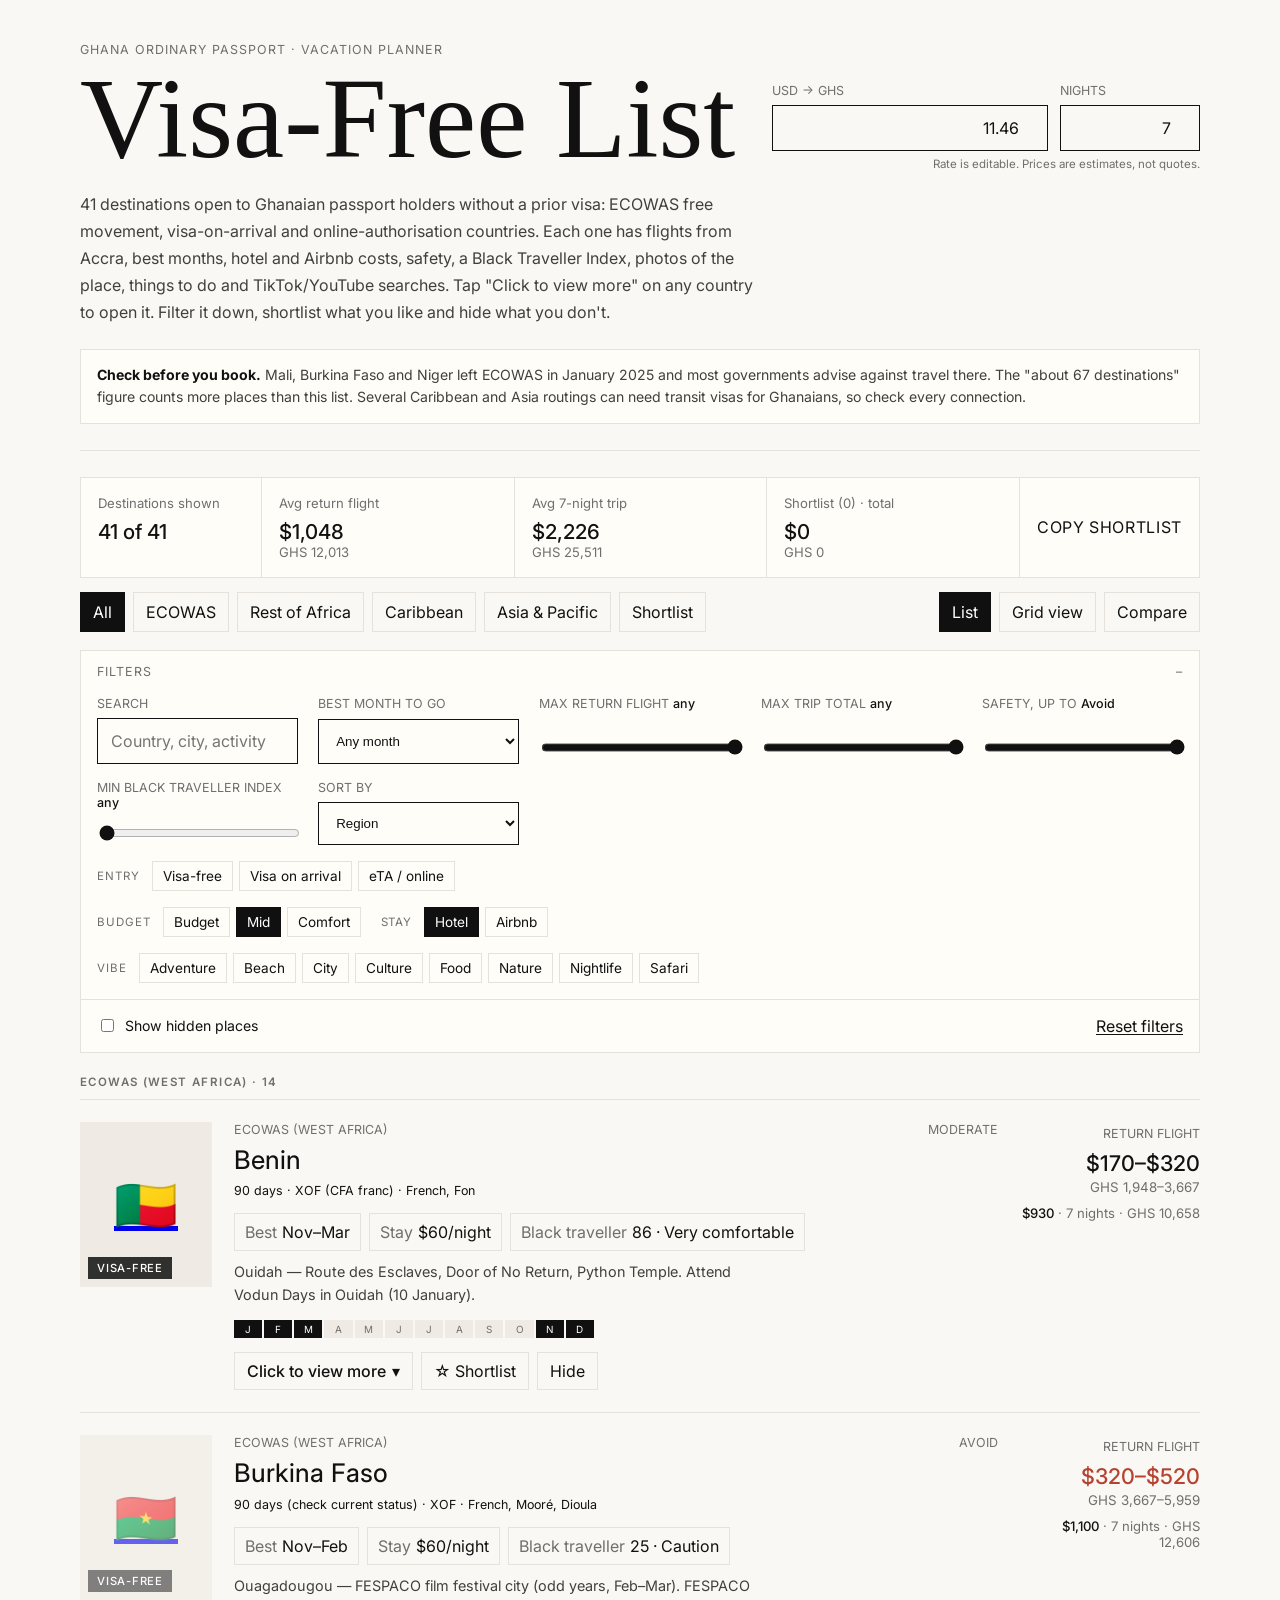
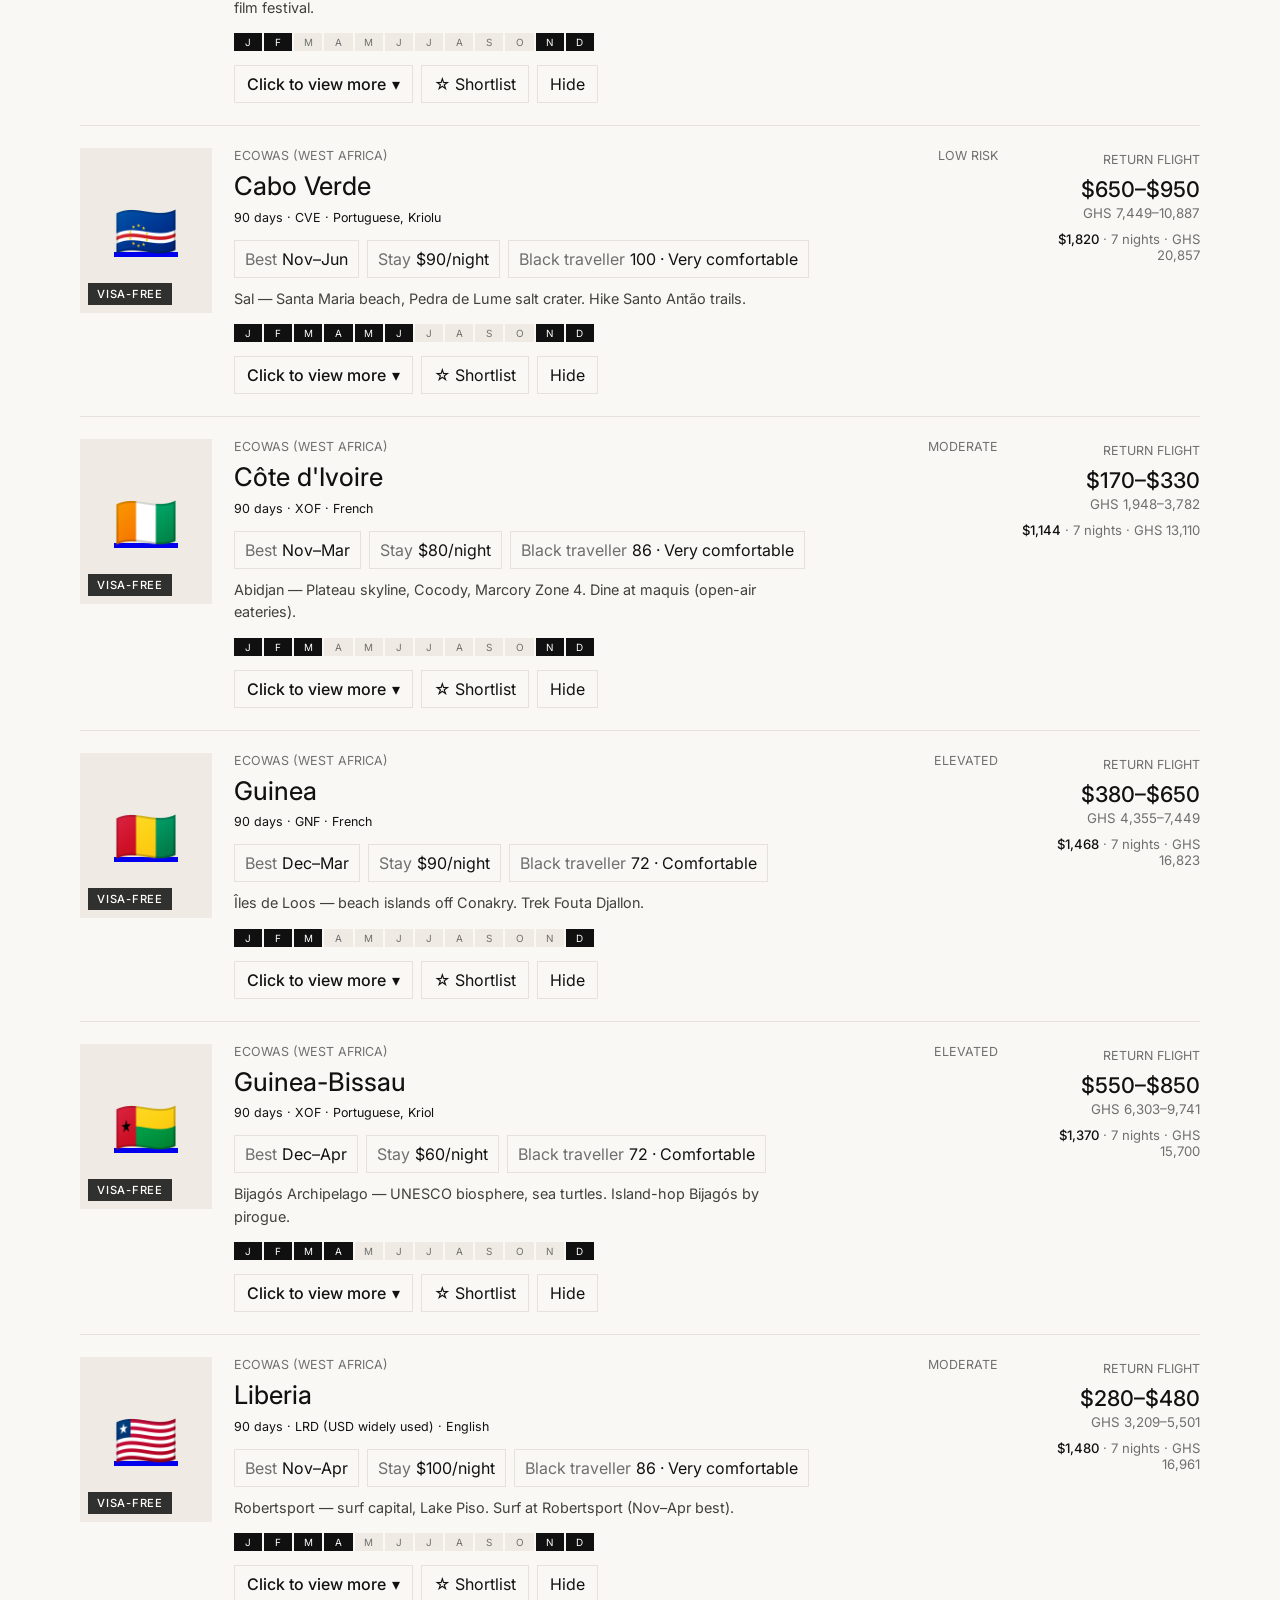
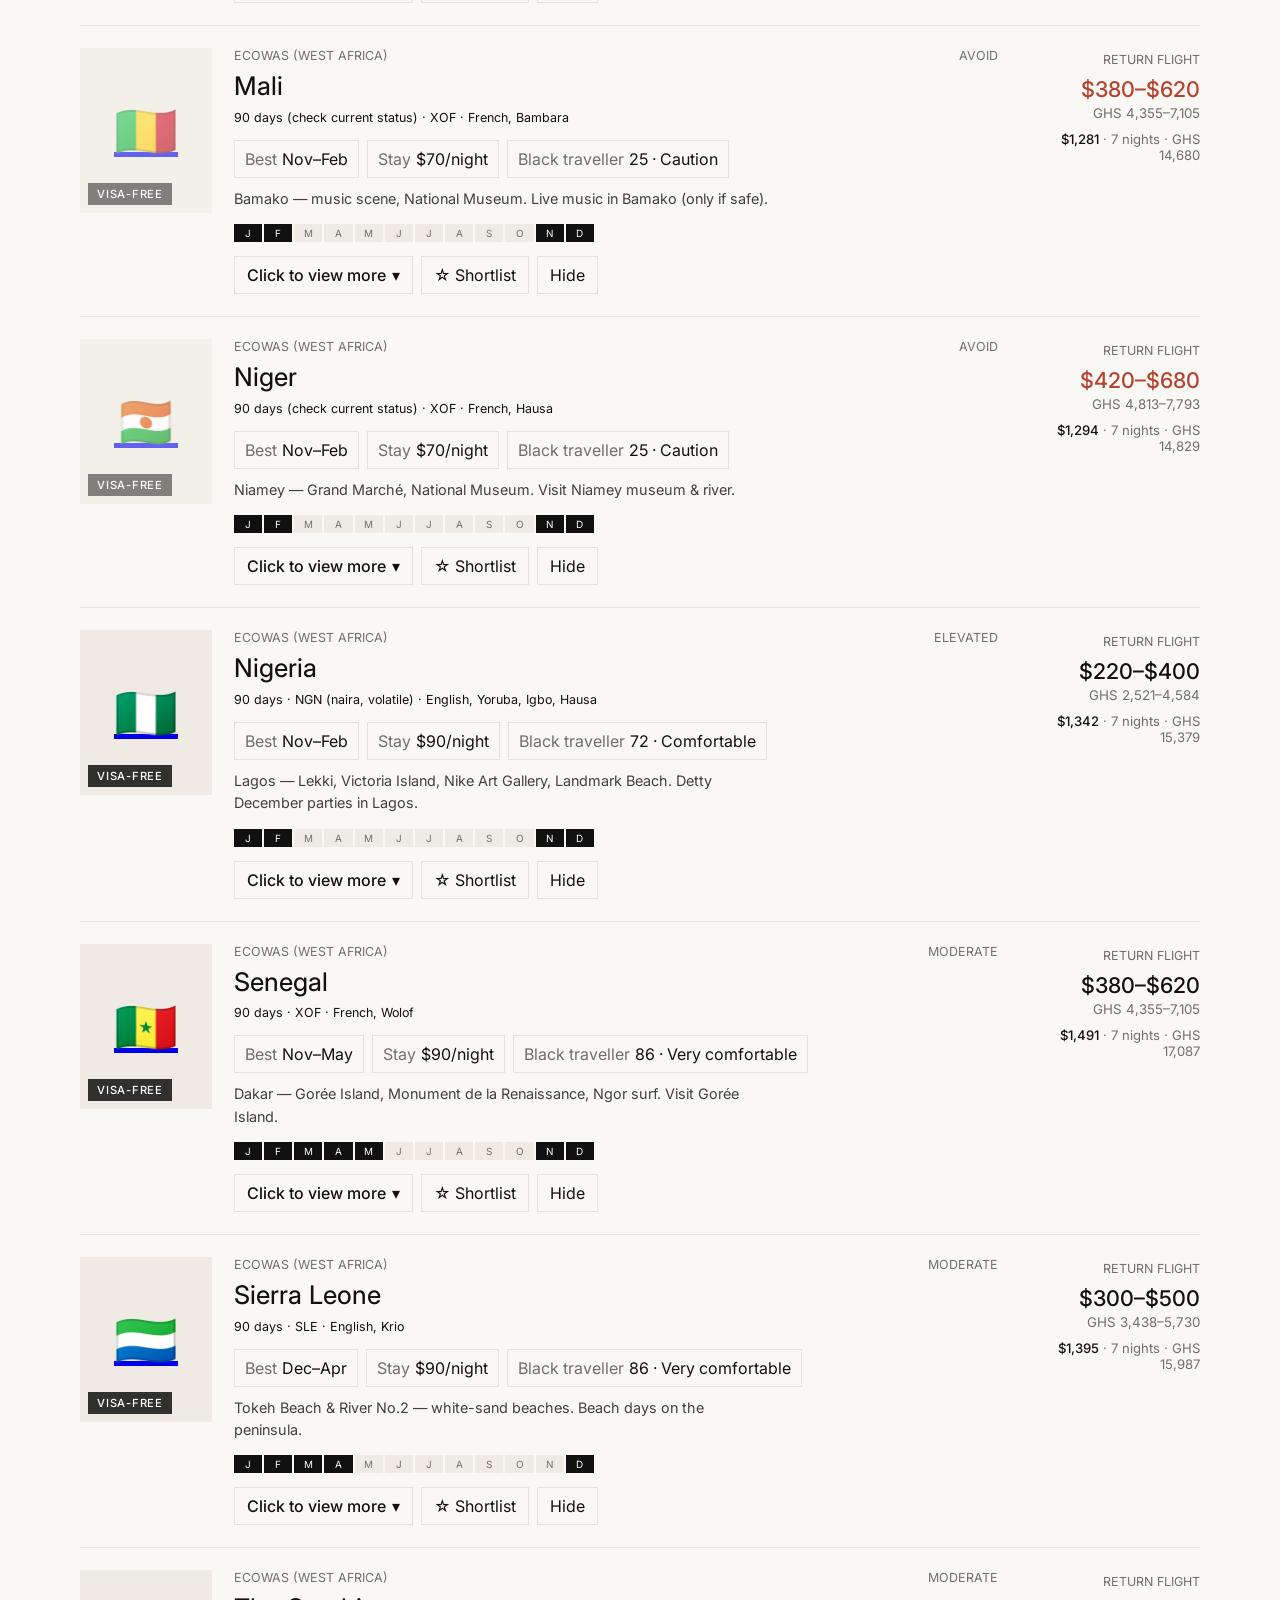
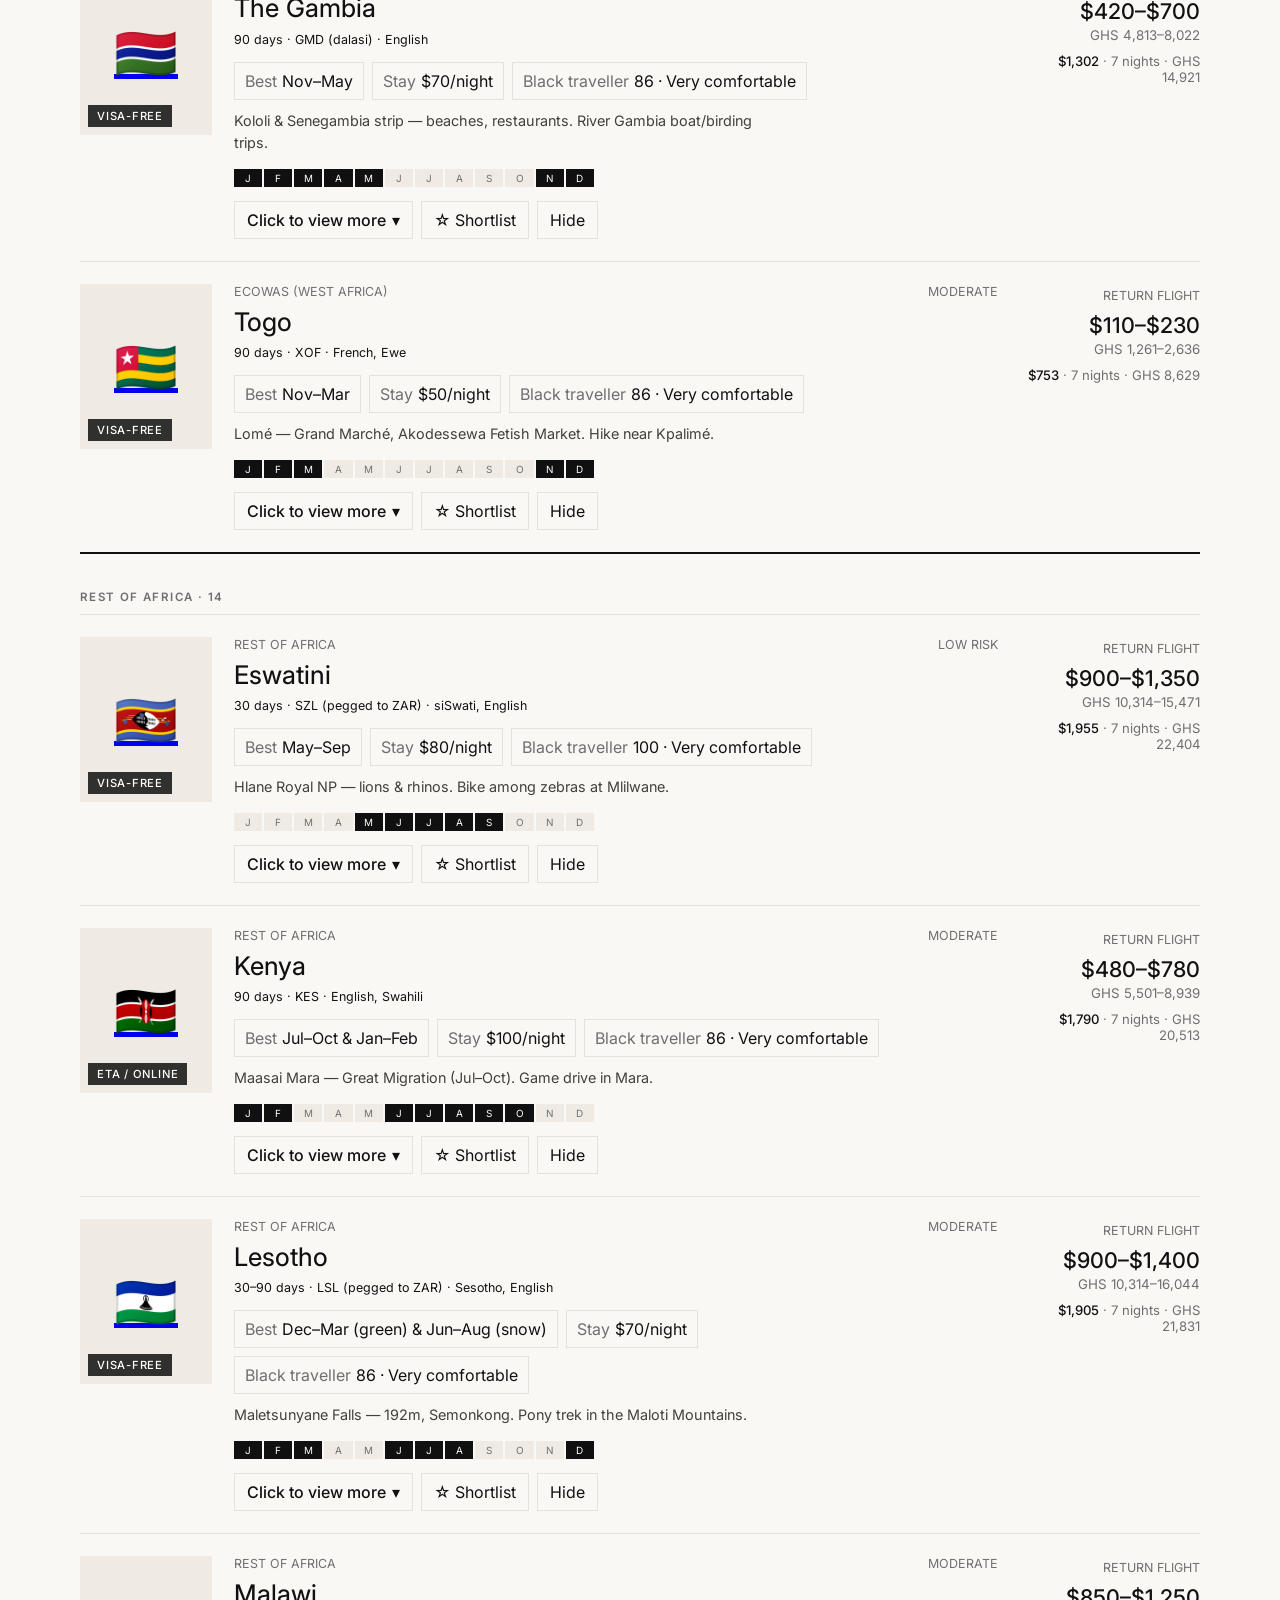
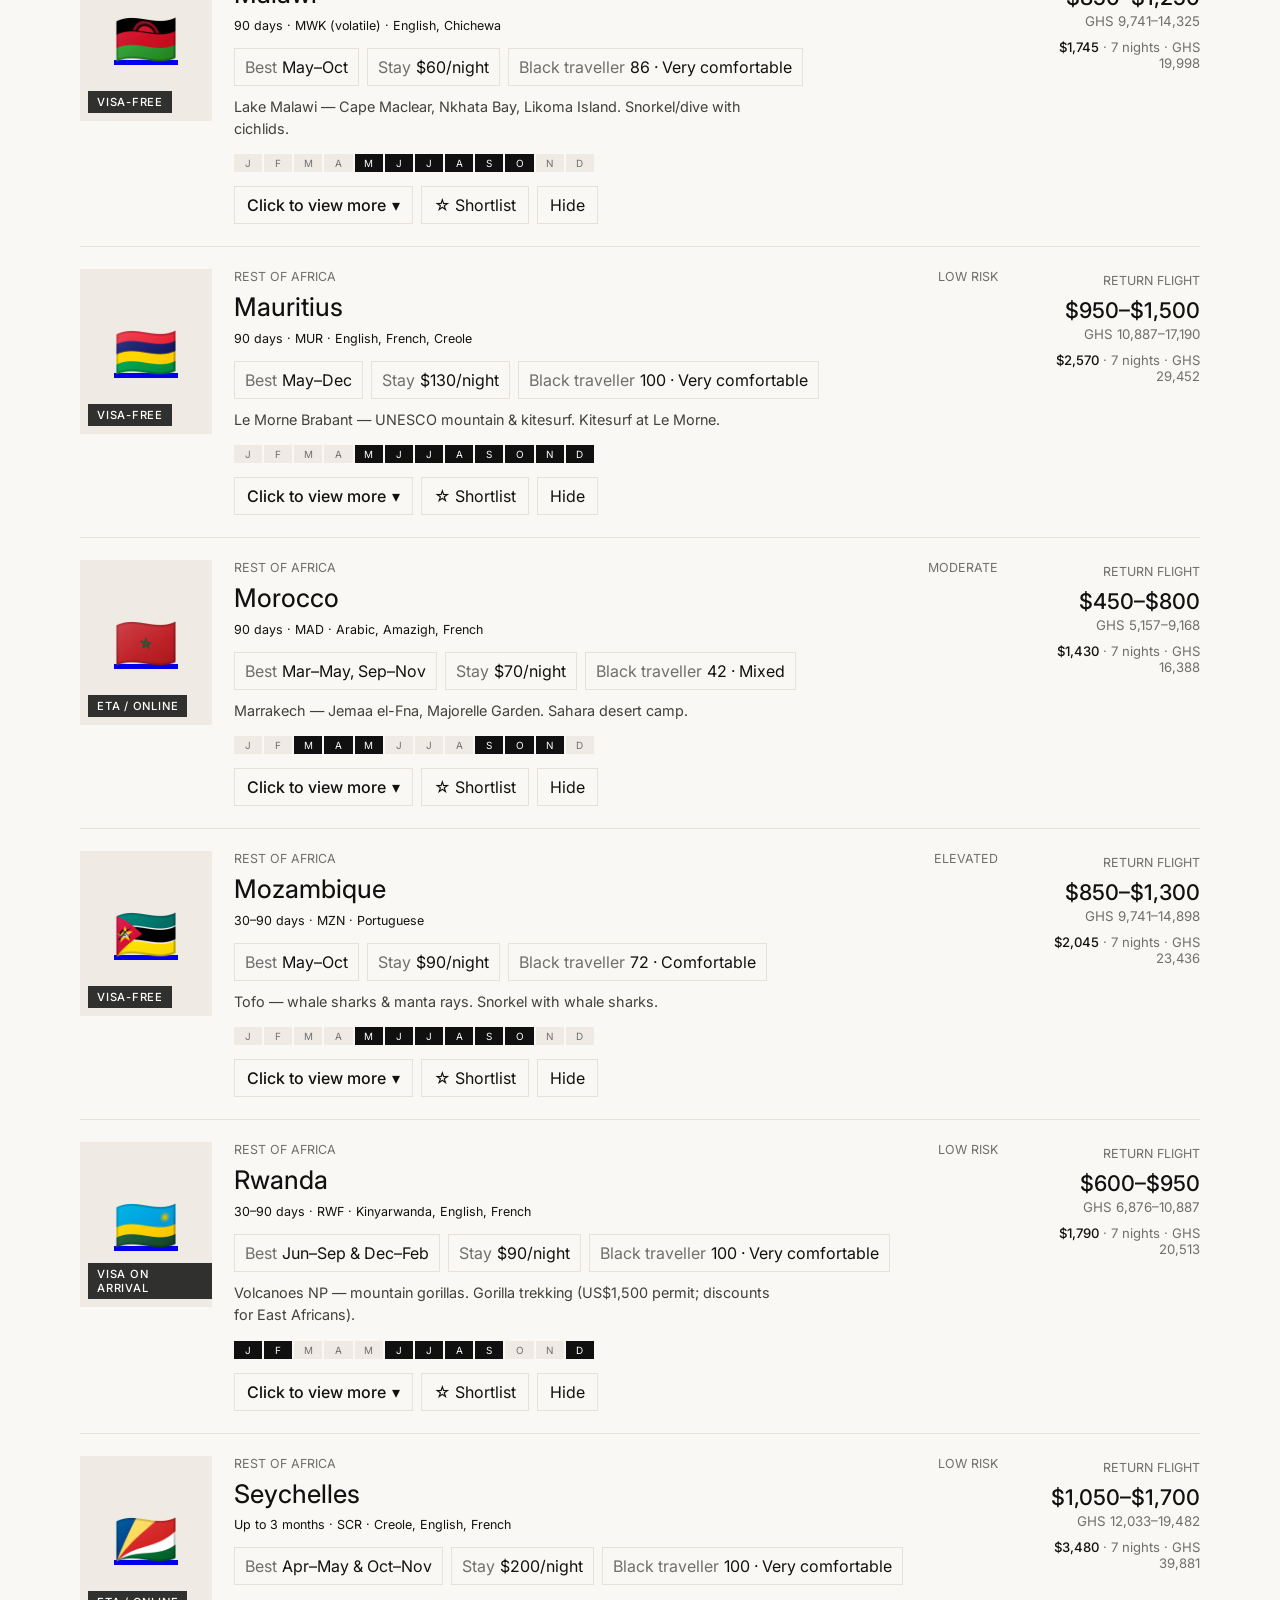
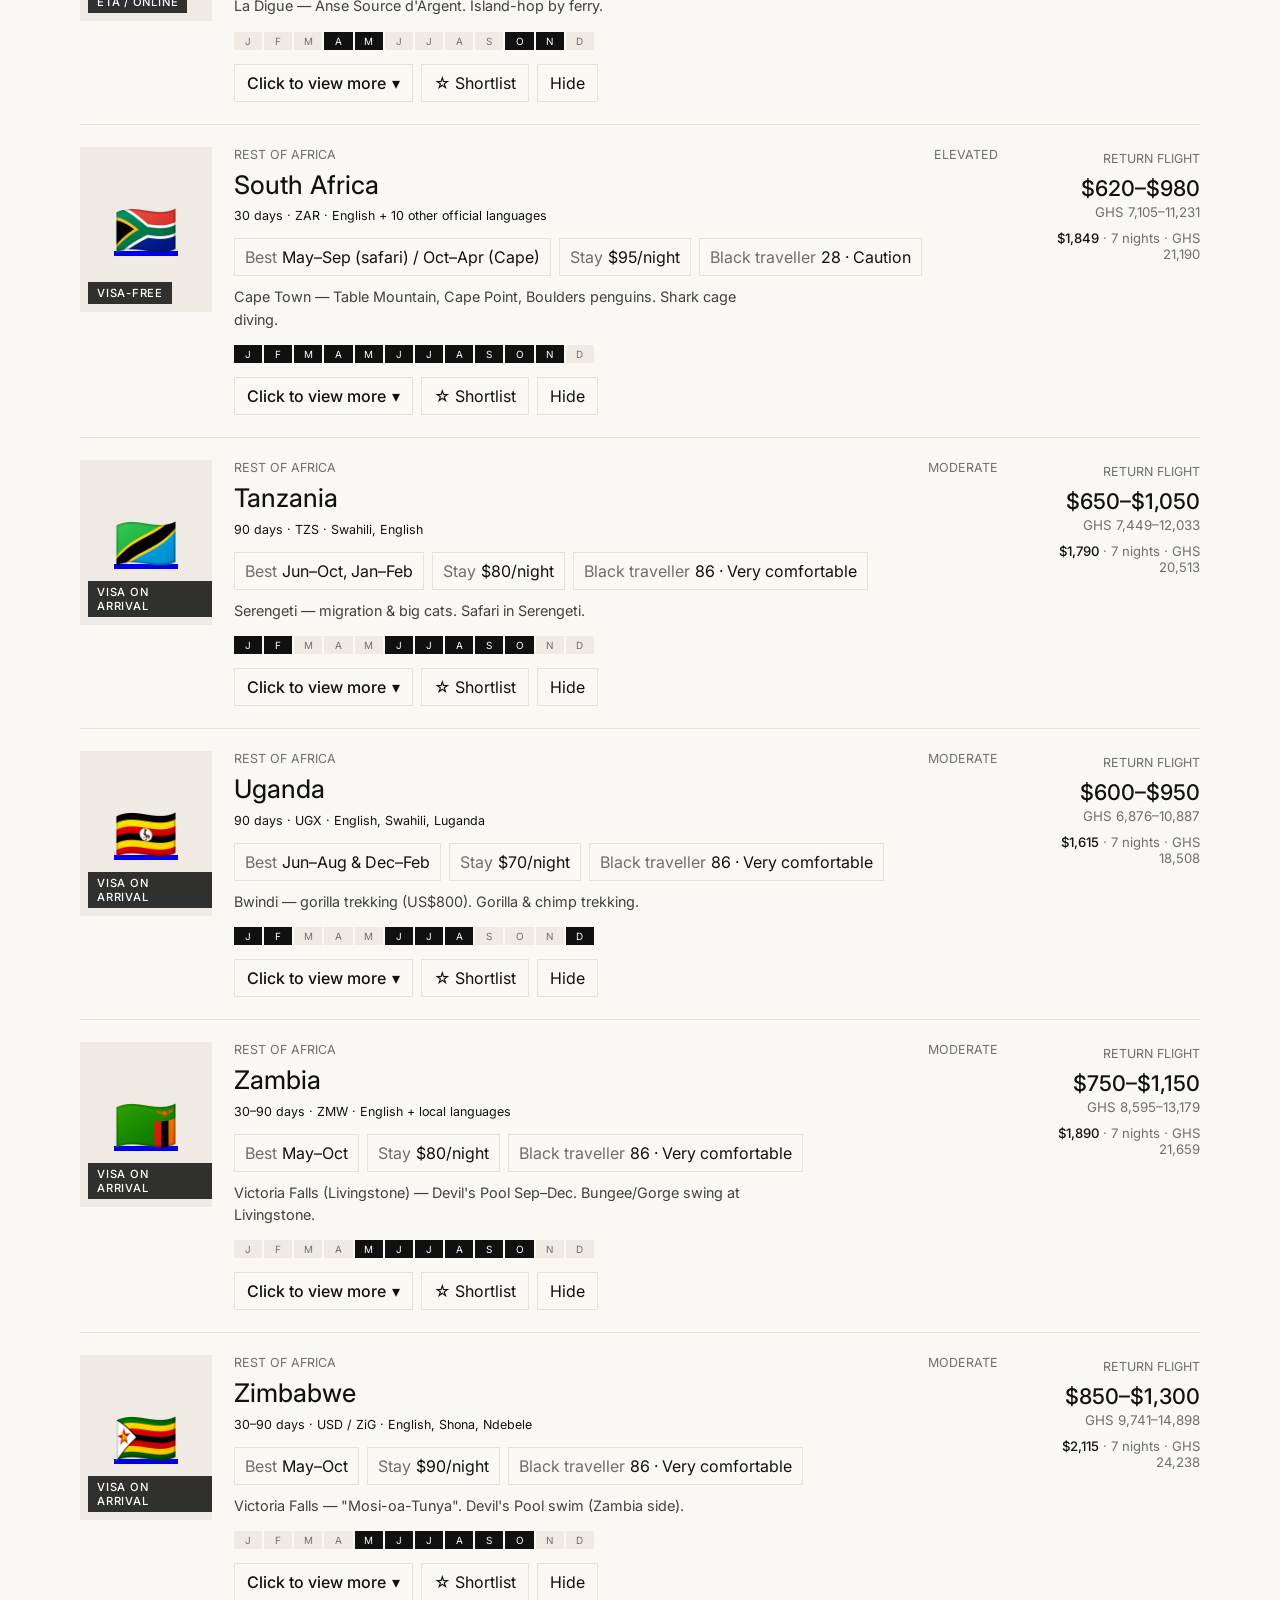
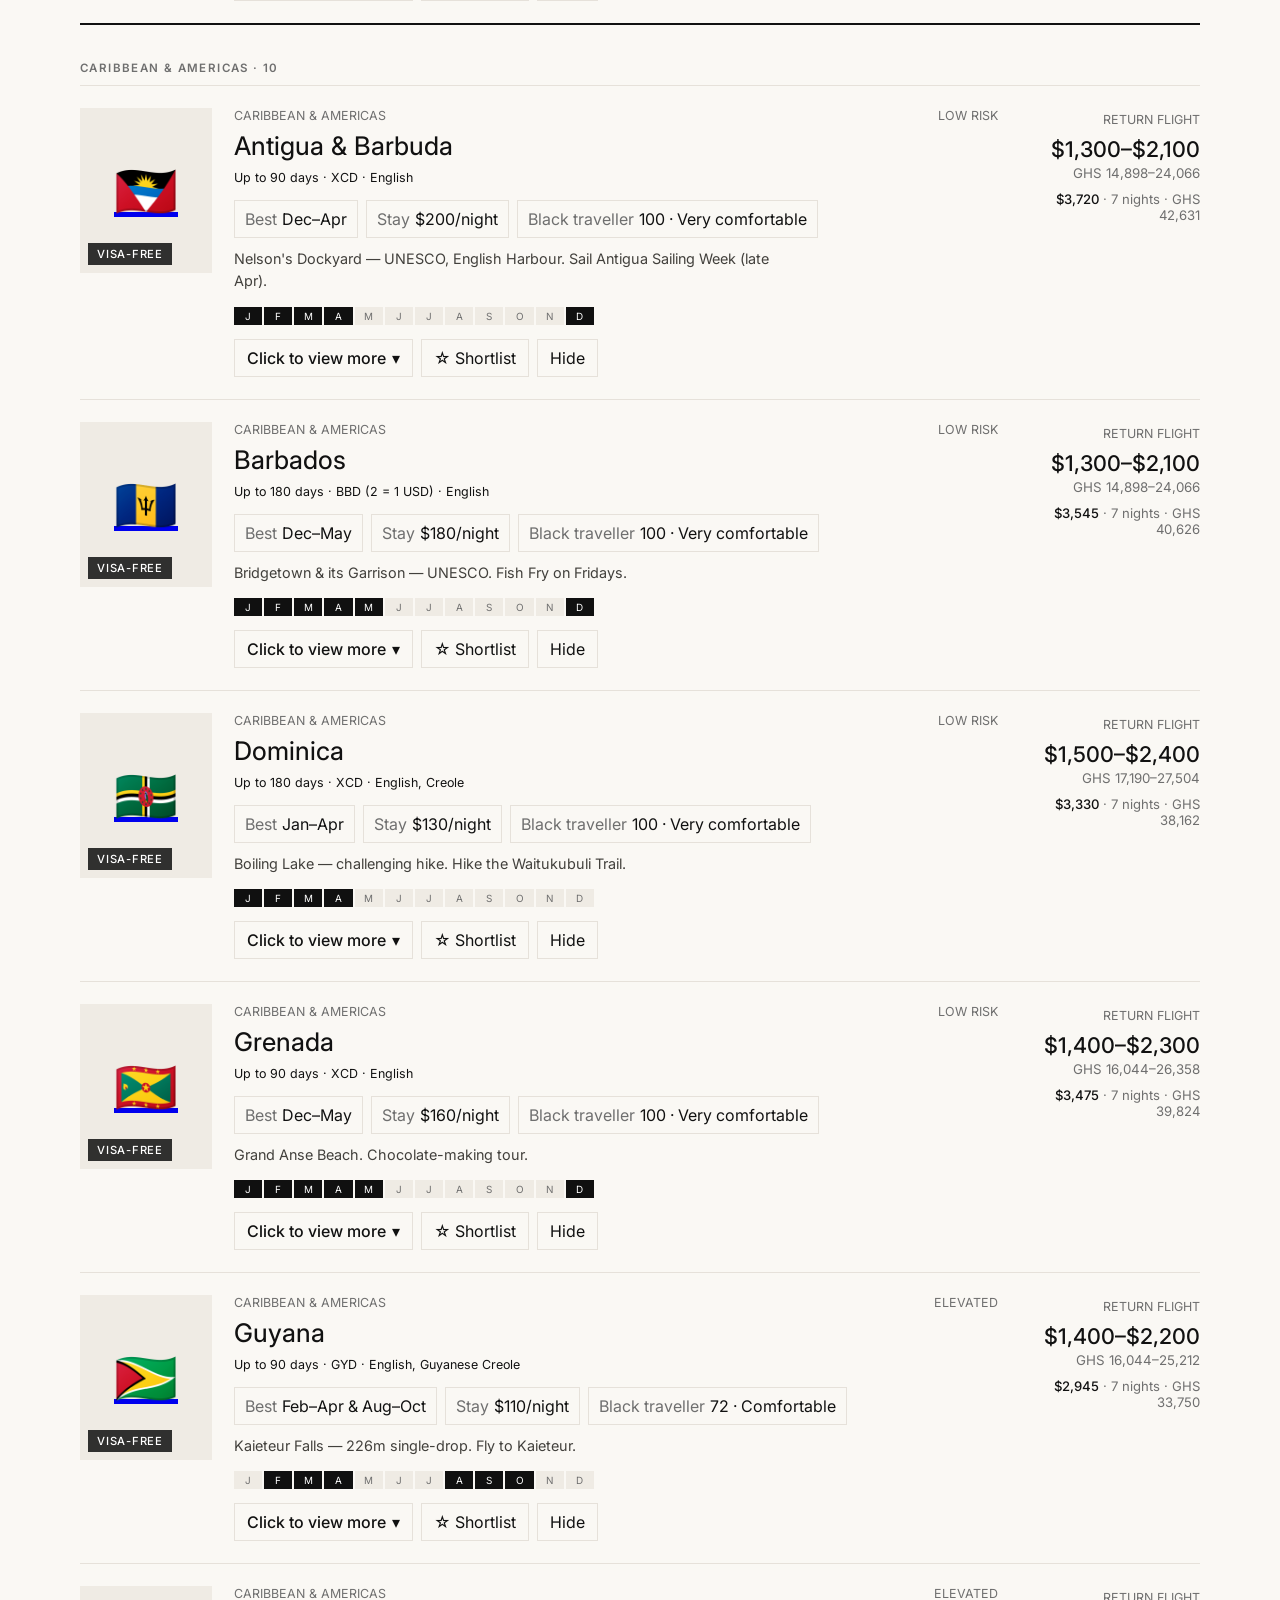
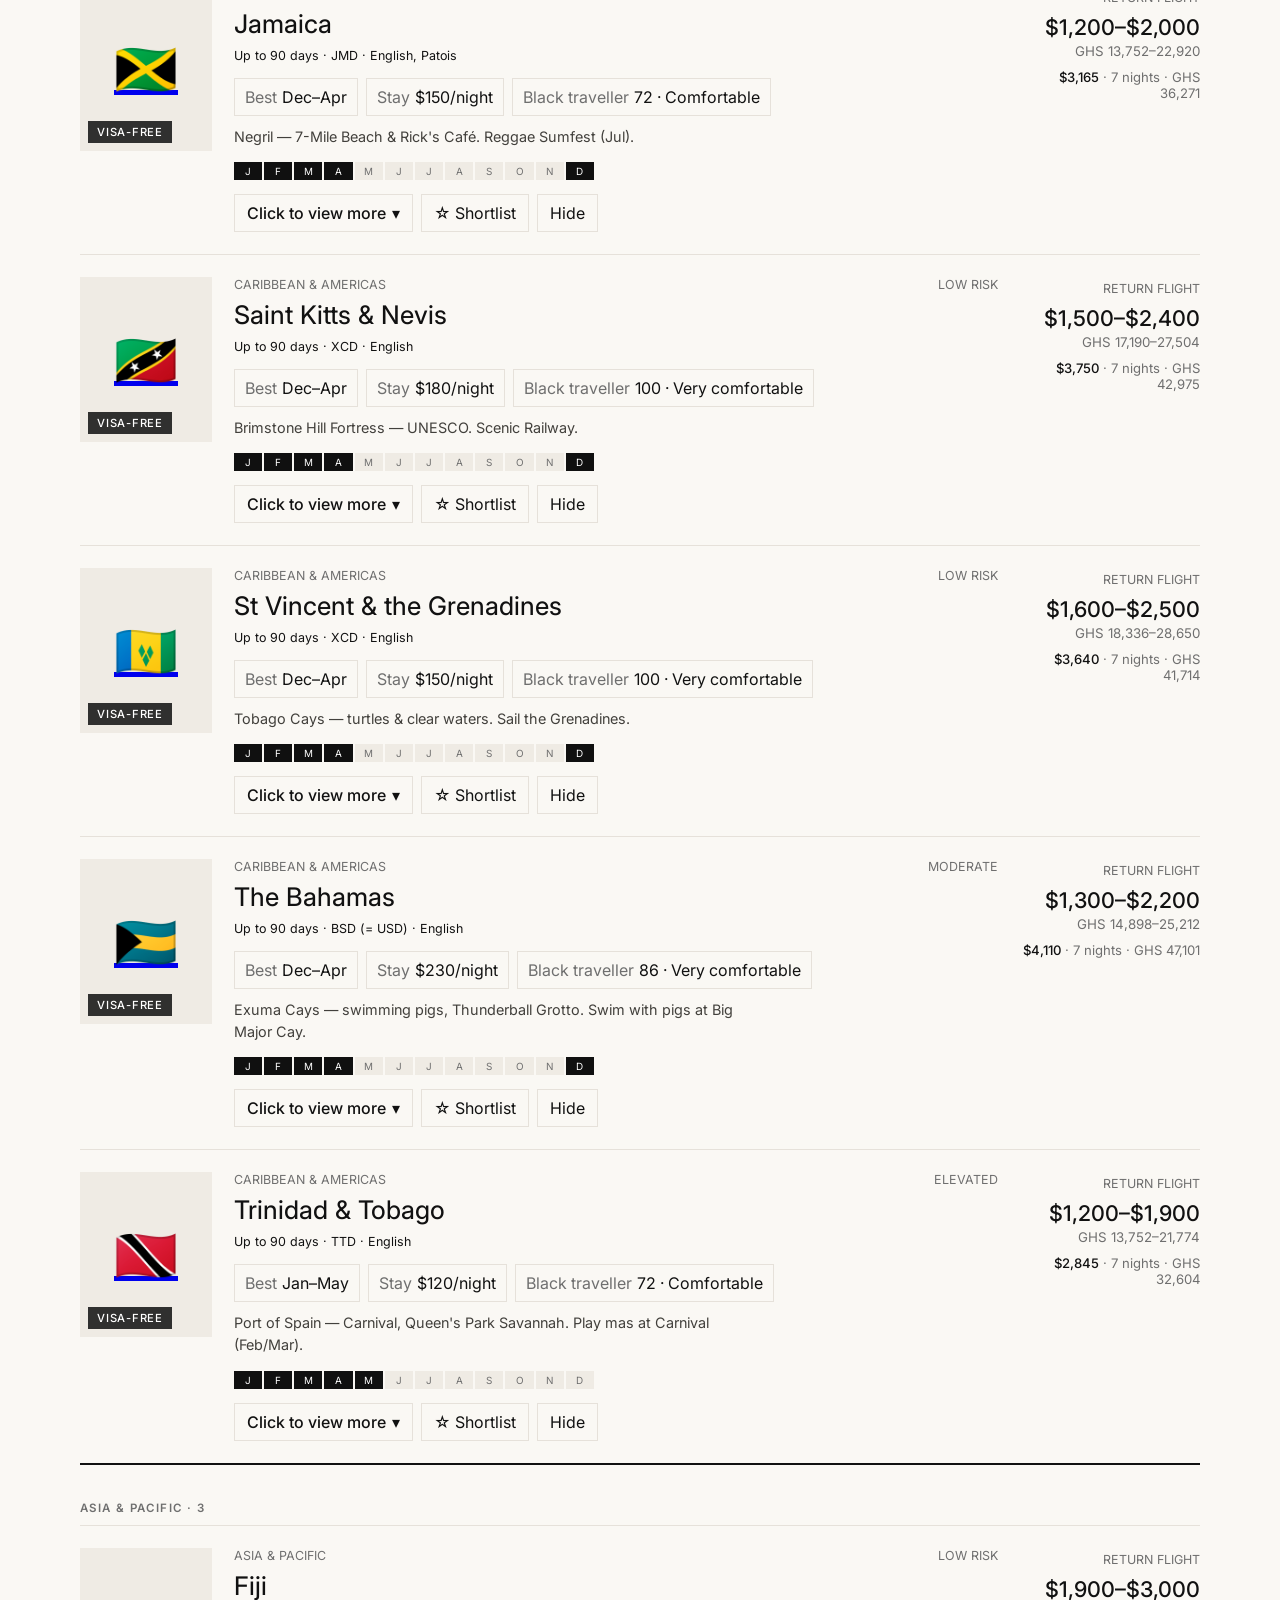
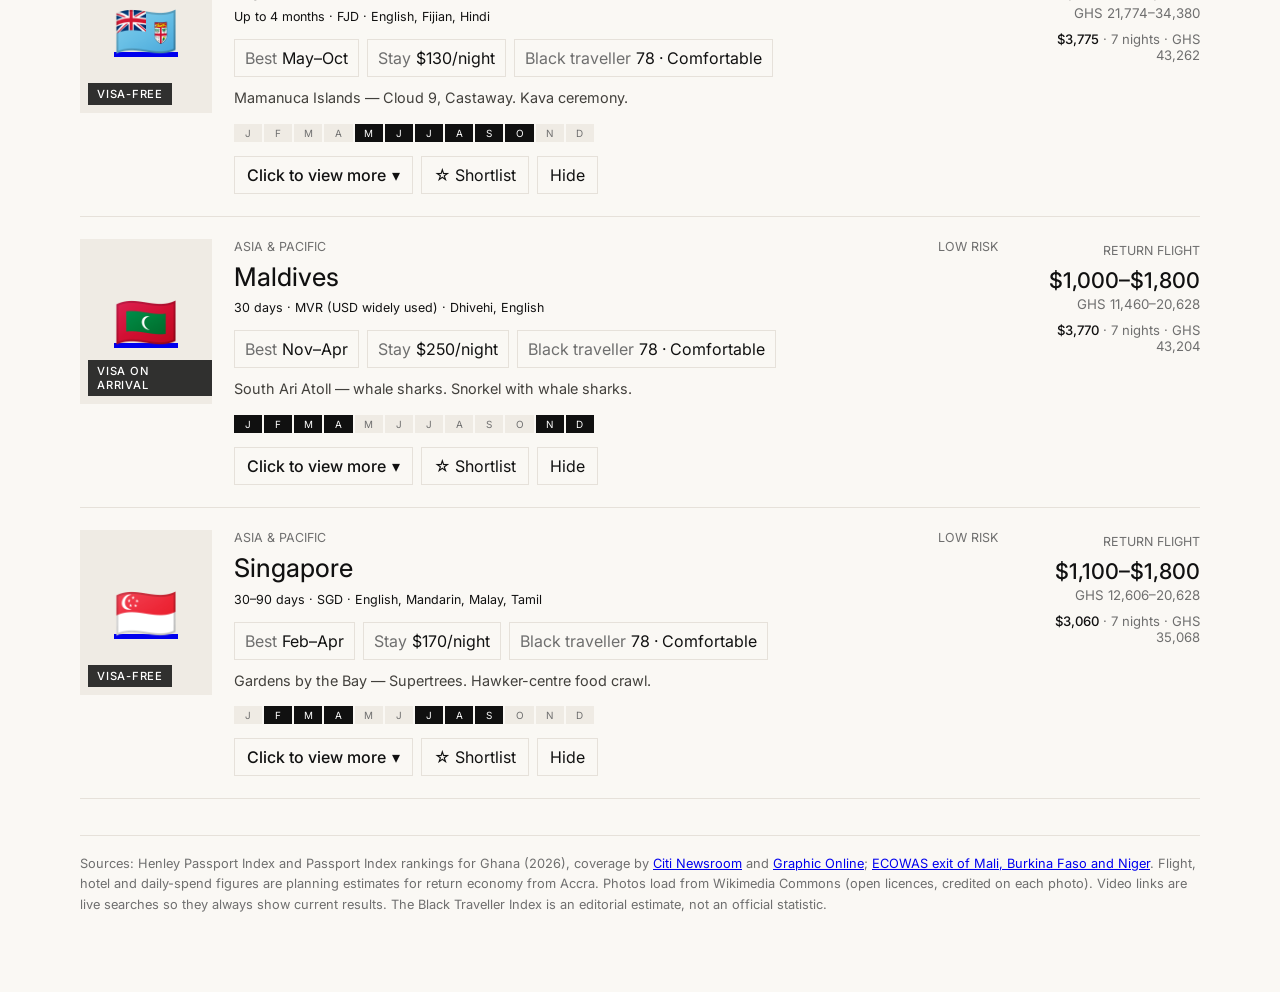
<file: index.html>
<!doctype html>
<html lang="en">
<head>
  <meta charset="utf-8">
  <meta name="viewport" content="width=device-width, initial-scale=1, viewport-fit=cover">
  <title>Passport Atlas</title>
  <link rel="preconnect" href="https://fonts.googleapis.com">
  <link rel="preconnect" href="https://fonts.gstatic.com" crossorigin>
  <link href="https://fonts.googleapis.com/css2?family=Inter:wght@400;500;600&display=swap" rel="stylesheet">
  <link rel="stylesheet" href="style.css?v=1">
</head>
<body>
<main class="page-shell">
  <header class="page-header">
    <p class="eyebrow">Ghana ordinary passport · vacation planner</p>
    <div class="title-row">
      <h1>Visa-Free List</h1>
      <div class="rates-wrap">
        <div class="rates">
          <div class="rate-control">
            <label for="usdRate">USD → GHS</label>
            <input id="usdRate" type="number" min="0" step="0.01" value="11.46" inputmode="decimal">
          </div>
          <div class="rate-control">
            <label for="nights">Nights</label>
            <input id="nights" type="number" min="1" max="60" step="1" value="7" inputmode="numeric">
          </div>
        </div>
        <small class="rate-note">Rate is editable. Prices are estimates, not quotes.</small>
      </div>
    </div>
    <p class="intro">41 destinations open to Ghanaian passport holders without a prior visa: ECOWAS free movement, visa-on-arrival and online-authorisation countries. Each one has flights from Accra, best months, hotel and Airbnb costs, safety, a Black Traveller Index, photos of the place, things to do and TikTok/YouTube searches. Tap "Click to view more" on any country to open it. Filter it down, shortlist what you like and hide what you don't.</p>
    <p class="note-band"><b>Check before you book.</b> Mali, Burkina Faso and Niger left ECOWAS in January 2025 and most governments advise against travel there. The "about 67 destinations" figure counts more places than this list. Several Caribbean and Asia routings can need transit visas for Ghanaians, so check every connection.</p>
  </header>

  <section class="summary-band" aria-label="Trip summary">
    <div><span>Destinations shown</span><strong id="sCount">0</strong></div>
    <div><span>Avg return flight</span><strong id="sFlight">$0</strong><small id="sFlightGhs">GHS 0</small></div>
    <div><span id="sTripLbl">Avg 7-night trip</span><strong id="sTrip">$0</strong><small id="sTripGhs">GHS 0</small></div>
    <div><span id="sFavLbl">Shortlist (0)</span><strong id="sFav">$0</strong><small id="sFavGhs">GHS 0</small></div>
    <button id="copyList" type="button">Copy shortlist</button>
  </section>

  <section class="toolbar" aria-label="Regions and view">
    <button class="filter-button active" type="button" data-region="all">All</button>
    <button class="filter-button" type="button" data-region="ecowas">ECOWAS</button>
    <button class="filter-button" type="button" data-region="africa">Rest of Africa</button>
    <button class="filter-button" type="button" data-region="caribbean">Caribbean</button>
    <button class="filter-button" type="button" data-region="asia">Asia &amp; Pacific</button>
    <button class="filter-button" type="button" data-region="fav">Shortlist</button>
    <span class="toolbar-divider"></span>
    <button class="filter-button active" type="button" data-view="list">List</button>
    <button class="filter-button" type="button" data-view="grid">Grid view</button>
    <button class="filter-button" type="button" data-view="table">Compare</button>
  </section>

  <details class="filters" id="filters">
    <summary>Filters</summary>
    <div class="filter-grid">
      <div class="field"><label for="q">Search</label><input id="q" type="search" placeholder="Country, city, activity"></div>
      <div class="field"><label for="month">Best month to go</label>
        <select id="month"><option value="">Any month</option></select></div>
      <div class="field"><span>Max return flight <output id="flightOut"></output></span>
        <input id="flight" type="range" min="100" max="3000" step="50" value="3000"></div>
      <div class="field"><span>Max trip total <output id="totalOut"></output></span>
        <input id="total" type="range" min="300" max="8000" step="100" value="8000"></div>
      <div class="field"><span>Safety, up to <output id="safeOut"></output></span>
        <input id="safe" type="range" min="1" max="4" step="1" value="4"></div>
      <div class="field"><span>Min Black Traveller Index <output id="btiOut"></output></span>
        <input id="bti" type="range" min="0" max="90" step="5" value="0"></div>
      <div class="field"><label for="sort">Sort by</label>
        <select id="sort">
          <option value="region">Region</option><option value="name">Name A–Z</option><option value="flight">Cheapest flight</option>
          <option value="total">Cheapest trip</option><option value="stay">Cheapest stay</option><option value="bti">Best for Black travellers</option><option value="safety">Safest first</option>
        </select></div>
    </div>
    <div class="chip-row" id="entryRow"><span class="lbl">Entry</span></div>
    <div class="chip-row" id="styleRow"><span class="lbl">Budget</span>
      <button class="filter-button" type="button" data-style="0">Budget</button>
      <button class="filter-button active" type="button" data-style="1">Mid</button>
      <button class="filter-button" type="button" data-style="2">Comfort</button>
      <span class="lbl" style="margin-left:14px">Stay</span>
      <button class="filter-button active" type="button" data-stay="hotel">Hotel</button>
      <button class="filter-button" type="button" data-stay="airbnb">Airbnb</button>
    </div>
    <div class="chip-row" id="vibeRow"><span class="lbl">Vibe</span></div>
    <div class="filters-foot">
      <label style="display:flex;gap:8px;align-items:center;font-size:.88rem"><input type="checkbox" id="showHidden"> Show hidden places</label>
      <button class="link-button" type="button" id="reset">Reset filters</button>
    </div>
  </details>

  <section id="list" class="list" aria-live="polite"></section>

  <p class="sources">Sources: Henley Passport Index and Passport Index rankings for Ghana (2026), coverage by <a href="https://citinewsroom.com/2026/01/ghana-misses-africas-top-10-most-powerful-passports-as-seychelles-leads-the-continent/">Citi Newsroom</a> and <a href="https://www.graphic.com.gh/news/general-news/ghana-passport-ranks-68th-in-worlds-most-power-passports-index-for-2026.html">Graphic Online</a>; <a href="https://nannews.ng/ecowas-says-mali-b-faso-niger-officially-exit-bloc-today/">ECOWAS exit of Mali, Burkina Faso and Niger</a>. Flight, hotel and daily-spend figures are planning estimates for return economy from Accra. Photos load from Wikimedia Commons (open licences, credited on each photo). Video links are live searches so they always show current results. The Black Traveller Index is an editorial estimate, not an official statistic.</p>
</main>

<dialog id="dlg"></dialog>

<script src="data.js"></script>
<script src="blackindex.js"></script>
<script>
(() => {
  const MONTHS = ['Jan','Feb','Mar','Apr','May','Jun','Jul','Aug','Sep','Oct','Nov','Dec'];
  const ENTRY = { free: 'Visa-free', voa: 'Visa on arrival', eta: 'eTA / online' };
  const SAFE = { 1: 'Low risk', 2: 'Moderate', 3: 'Elevated', 4: 'Avoid' };
  const VIBES = [...new Set(DESTINATIONS.flatMap(d => d.vibes))].sort();
  const PANES = ['Overview', 'Black traveller', 'Costs', 'Do and see', 'Eat', 'Know', 'Videos'];
  const $ = s => document.querySelector(s);
  const $$ = (s, r = document) => [...r.querySelectorAll(s)];
  const esc = s => String(s).replace(/[&<>"]/g, c => ({ '&': '&amp;', '<': '&lt;', '>': '&gt;', '"': '&quot;' }[c]));
  const enc = encodeURIComponent;

  const store = {
    get(k, f) { try { const v = localStorage.getItem(k); return v ? JSON.parse(v) : f } catch (e) { return f } },
    set(k, v) { try { localStorage.setItem(k, JSON.stringify(v)) } catch (e) {} }
  };
  const saved = store.get('atlas.v1', {});
  const S = {
    region: 'all', q: '', month: '', flight: 3000, total: 8000, safe: 4, bti: 0, sort: 'region', view: 'list',
    style: 1, stay: 'hotel', nights: 7, usd: 11.46, showHidden: false,
    entry: new Set(), vibes: new Set(), open: new Set(), tab: {},
    fav: new Set(saved.fav || []), hid: new Set(saved.hid || [])
  };
  if (saved.usd > 0) S.usd = saved.usd;
  if (saved.nights > 0) S.nights = saved.nights;
  const persist = () => store.set('atlas.v1', { fav: [...S.fav], hid: [...S.hid], usd: S.usd, nights: S.nights });

  const stay = d => S.stay === 'airbnb' ? Math.round(d.airbnb * [.6, 1, 1.8][S.style]) : d.hotel[S.style];
  const trip = d => Math.round(d.flight[0] + (d.flight[1] - d.flight[0]) * .4 + S.nights * (stay(d) + d.daily[S.style]));
  const usd = n => '$' + Math.round(n).toLocaleString('en-US');
  const ghs = n => 'GHS ' + Math.round(n * S.usd).toLocaleString('en-US');
  const avg = a => a.length ? a.reduce((s, x) => s + x, 0) / a.length : 0;
  const byId = id => DESTINATIONS.find(x => x.id === id);

  /* ================= PHOTOS (Wikimedia Commons, fetched in the browser) ================= */
  // Open-licensed place photos with author + licence credit. Nothing is bundled in the repo.
  // If a lookup fails (offline, blocked, no match) the UI falls back to search links.
  const PH = {
    cache: store.get('atlas.photos.v1', {}),           // "id|i" -> photo | 0 (tried, none)
    pending: {},
    key: (d, i) => d.id + '|' + i,
    place: (d, i) => (i === 0 ? d.spots[0] : d.spots[i] || d.name).split(/ — | – /)[0].replace(/\(.*?\)/g, '').trim(),
    query: (d, i) => `${PH.place(d, i)} ${d.name}`,
    save() { store.set('atlas.photos.v1', this.cache); },
    async fetchOne(d, i) {
      const k = PH.key(d, i);
      if (k in PH.cache) return PH.cache[k] || null;
      if (PH.pending[k]) return PH.pending[k];
      PH.pending[k] = (async () => {
        try {
          const url = 'https://commons.wikimedia.org/w/api.php?action=query&format=json&origin=*&generator=search&gsrnamespace=6&gsrlimit=12'
            + '&gsrsearch=' + enc(PH.query(d, i) + ' filetype:bitmap')
            + '&prop=imageinfo&iiprop=url|size|mime|extmetadata&iiurlwidth=720';
          const r = await fetch(url);
          if (!r.ok) throw new Error('http ' + r.status);
          const j = await r.json();
          const pages = Object.values((j.query && j.query.pages) || {}).sort((a, b) => a.index - b.index);
          const bad = /\b(map|flag|logo|coat of arms|locator|diagram|stamp|banknote|coin|poster|screenshot|portrait|signature|seal|emblem)\b/i;
          const hit = pages.map(p => ({ p, ii: p.imageinfo && p.imageinfo[0] }))
            .find(x => x.ii && /^image\/(jpeg|png)$/.test(x.ii.mime) && x.ii.width >= 800 && x.ii.width >= x.ii.height && !bad.test(x.p.title));
          let photo = 0;
          if (hit) {
            const m = hit.ii.extmetadata || {};
            const strip = v => String((v && v.value) || '').replace(/<[^>]*>/g, '').trim();
            photo = { src: hit.ii.thumburl || hit.ii.url, page: hit.ii.descriptionurl, caption: PH.place(d, i),
              by: strip(m.Artist).slice(0, 60), lic: strip(m.LicenseShortName) };
          }
          PH.cache[k] = photo; PH.save();
          return photo || null;
        } catch (e) { return null; }      // not cached, so it retries next visit
        finally { delete PH.pending[k]; }
      })();
      return PH.pending[k];
    }
  };
  const heroOf = d => PH.cache[PH.key(d, 0)] || null;

  // Fill small hero thumbnails on cards a few at a time, so we don't fire 41 requests at once.
  let heroQueue = [], heroBusy = 0;
  function queueHeroes(list) {
    heroQueue = list.filter(d => !(PH.key(d, 0) in PH.cache));
    while (heroBusy < 3 && heroQueue.length) nextHero();
  }
  function nextHero() {
    const d = heroQueue.shift(); if (!d) return;
    heroBusy++;
    PH.fetchOne(d, 0).then(p => { if (p) paintHero(d); }).finally(() => { heroBusy--; if (heroQueue.length) nextHero(); });
  }
  function paintHero(d) {
    const p = heroOf(d); if (!p) return;
    $$(`[data-hero="${d.id}"]`).forEach(m => { if (!m.querySelector('img')) m.insertAdjacentHTML('afterbegin', heroImg(d, p)); });
  }
  const heroImg = (d, p) => `<img class="hero-img" src="${esc(p.src)}" alt="${esc(p.caption + ', ' + d.name)}" loading="lazy" onerror="this.remove()">`;

  const searchLinks = d => `<div class="photo-links"><span class="lbl">More photos</span>
    <a target="_blank" rel="noreferrer" href="https://commons.wikimedia.org/w/index.php?search=${enc(d.name + ' ' + d.spots[0].split(' — ')[0])}&ns6=1">Wikimedia Commons</a>
    <a target="_blank" rel="noreferrer" href="https://www.google.com/search?tbm=isch&q=${enc(d.name + ' travel photos')}">Google Images</a>
    <a target="_blank" rel="noreferrer" href="https://www.tripadvisor.com/Search?q=${enc(d.name)}">Tripadvisor</a>
    <a target="_blank" rel="noreferrer" href="https://unsplash.com/s/photos/${enc(d.name)}">Unsplash</a>
    <a target="_blank" rel="noreferrer" href="https://www.flickr.com/search/?text=${enc(d.name + ' travel')}">Flickr</a></div>`;

  async function fillGallery(el, d) {
    const n = Math.min(4, d.spots.length);
    el.innerHTML = `<div class="gallery">${Array.from({ length: n }, () => '<div class="ph-skel"></div>').join('')}</div>`;
    const photos = (await Promise.all(Array.from({ length: n }, (_, i) => PH.fetchOne(d, i)))).filter(Boolean);
    if (!el.isConnected) return;
    const figs = photos.map(p => `<figure><a class="ph" target="_blank" rel="noreferrer" href="${esc(p.page)}"><img src="${esc(p.src)}" alt="${esc(p.caption + ', ' + d.name)}" loading="lazy" onerror="this.closest('figure').remove()"></a>
      <figcaption><b>${esc(p.caption)}</b><br>${esc([p.by, p.lic].filter(Boolean).join(' · '))}</figcaption></figure>`).join('');
    el.innerHTML = (figs ? `<div class="gallery">${figs}</div><p class="photo-note">Photos from Wikimedia Commons under open licences. Tap a photo for the original and its credit.</p>` : `<p class="photo-note">Could not load photos for ${esc(d.name)} just now (offline, blocked or no match). Use the links below instead.</p>`) + searchLinks(d);
    if (photos[0]) paintHero(d);
  }

  /* ================= GUIDE (inline panel + dialog share this) ================= */
  const li = a => `<ul>${a.map(x => `<li>${esc(x)}</li>`).join('')}</ul>`;
  const strip = d => `<div class="months" aria-label="Best months: ${esc(d.best)}">${MONTHS.map((m, i) => `<i class="${d.months.includes(i + 1) ? 'on' : ''}">${m[0]}</i>`).join('')}</div>`;
  const sq = (n, bad) => `<span class="sq l${n}" aria-hidden="true"><i></i><i></i><i></i><i></i></span>`;
  const yt = (d, s) => `https://www.youtube.com/results?search_query=${enc(d.name + ' ' + s)}`;
  const tt = (d, s) => `https://www.tiktok.com/search?q=${enc(d.name + ' ' + s)}`;

  function pane(d, name) {
    const st = stay(d), dl = d.daily[S.style];
    switch (name) {
      case 'Overview': return `<div class="callout"><b>Entry:</b> ${ENTRY[d.entry]} · ${esc(d.stay)}<br>${esc(d.entryNote)}</div>
        <div class="callout ${d.safety >= 3 ? 'warn' : ''}"><b>Safety (${SAFE[d.safety]}):</b> ${esc(d.safetyNote)}</div>
        <h4>Best time</h4><p>${esc(d.best)}</p>${strip(d)}
        <h4>Getting there from Accra</h4><p>${d.hours ? `<b>${esc(d.hours)}</b><br>` : ''}${esc(d.flightNote)}</p>
        <h4>Quick facts</h4><p>Currency: ${esc(d.cur)}<br>Languages: ${esc(d.lang)}</p>
        ${d.events ? `<h4>Events and festivals</h4><p>${esc(d.events)}</p>` : ''}`;
      case 'Black traveller': return `<div class="bti"><div class="bti-score">${d.bti}<small> / 100</small></div>
          <div class="bti-label">Black Traveller Index</div><div class="bti-band">${bandBti(d.bti)}</div></div>
        <div class="meters">
          <div class="meter"><span>Racism and xenophobia risk</span>${sq(d.race)}<b>${RACE_LABEL[d.race]}</b></div>
          <div class="meter"><span>General safety risk</span>${sq(d.safety)}<b>${SAFE[d.safety]}</b></div></div>
        <div class="callout ${d.race >= 3 || d.safety >= 4 ? 'warn' : ''}"><b>What to expect:</b> ${esc(d.raceNote)}</div>
        <div class="callout"><b>Safety context:</b> ${esc(d.safetyNote)}</div>
        <h4>Tips for Black and African travellers</h4>${li(BLACK_TIPS)}
        <h4>Hear it from other Black travellers</h4>
        <div class="vid-groups">
          <a class="vid" target="_blank" rel="noreferrer" href="${yt(d, 'Black traveler experience')}"><span class="yt">YouTube</span><b>Black traveler experience</b><small>Search results</small></a>
          <a class="vid" target="_blank" rel="noreferrer" href="${yt(d, 'is it safe for Black travelers racism')}"><span class="yt">YouTube</span><b>Is it safe? Racism</b><small>Search results</small></a>
          <a class="vid" target="_blank" rel="noreferrer" href="${tt(d, 'black traveler')}"><span class="tt">TikTok</span><b>Black travel TikToks</b><small>Search results</small></a>
          <a class="vid" target="_blank" rel="noreferrer" href="https://www.reddit.com/search/?q=${enc(d.name + ' black traveler racism')}"><span class="tt">Reddit</span><b>Threads and trip reports</b><small>Search results</small></a>
          <a class="vid" target="_blank" rel="noreferrer" href="https://www.google.com/search?q=${enc(d.name + ' travel advisory')}"><span class="tt">Advisories</span><b>Government travel advice</b><small>Search results</small></a></div>
        <h4>How the index works</h4>
        <p class="bti-formula">An editorial estimate, not an official statistic. It starts at 100, subtracts 14 points per safety step and 22 points per racism-risk step (racism weighs more), and is capped at 25 where most governments advise against travel. Cross-check advisories and recent traveller accounts.</p>`;
      case 'Costs': return `<table class="cost">
        <tr><td>Return flight from Accra, economy</td><td>${usd(d.flight[0])}–${usd(d.flight[1])}<br><small style="color:var(--muted);font-weight:400">${ghs(d.flight[0])}–${Math.round(d.flight[1] * S.usd).toLocaleString('en-US')}</small></td></tr>
        <tr><td>Hotel per night: budget · mid · luxury</td><td>${usd(d.hotel[0])} · ${usd(d.hotel[1])} · ${usd(d.hotel[2])}</td></tr>
        <tr><td>Airbnb per night, mid-range</td><td>~${usd(d.airbnb)}</td></tr>
        <tr><td>Daily food, transport and activities: budget · mid · comfort</td><td>${usd(d.daily[0])} · ${usd(d.daily[1])} · ${usd(d.daily[2])}</td></tr>
        <tr><td><b>Your estimate</b><br><small style="color:var(--muted)">${S.nights} nights · ${['budget', 'mid', 'comfort'][S.style]} · ${S.stay}</small></td><td>${usd(trip(d))}<br><small style="color:var(--muted);font-weight:400">${ghs(trip(d))}</small></td></tr></table>
        <p style="margin-top:12px;color:var(--muted);font-size:.85rem">Flight at about the 40% point of the range, plus ${S.nights} × (${usd(st)} stay + ${usd(dl)} daily). Excludes visas, insurance, safari and permit fees, shopping.</p>`;
      case 'Do and see': return `<h4>Best spots</h4>${li(d.spots)}<h4>Best activities</h4>${li(d.doThings)}`;
      case 'Eat': return `<h4>Must-try food</h4>${li(d.eat)}`;
      case 'Know': return `<h4>Traveller tips</h4>${li(d.tips)}<h4>What is not great</h4>${li(d.avoid)}`;
      case 'Videos': {
        const groups = [['Travel guide', 'travel guide 4K'], ['Things to do', 'best things to do'], ['Budget and costs', 'trip cost breakdown budget'],
          ['Drone and walking tours', 'drone walking tour'], ['Food', 'street food tour'], ['African and Ghanaian travellers', 'African Ghanaian traveler vlog'],
          ['Black traveler', 'Black traveler experience'], ['Is it safe?', 'is it safe to visit']];
        return `<p style="color:var(--muted)">YouTube and TikTok searches, so results stay current. Individual video links go stale, so these open fresh results.</p>
          <div class="vid-groups">${groups.map(([l, s]) => `<a class="vid" target="_blank" rel="noreferrer" href="${yt(d, s)}"><span class="yt">YouTube</span><b>${l}</b><small>${esc(d.name)} ${esc(s)}</small></a>`).join('')}
          ${groups.slice(0, 4).map(([l, s]) => `<a class="vid" target="_blank" rel="noreferrer" href="${tt(d, s)}"><span class="tt">TikTok</span><b>${l}</b><small>Search results</small></a>`).join('')}</div>`;
      }
    }
  }
  function mountGuide(el, d) {
    const cur = S.tab[d.id] || 'Overview';
    el.innerHTML = `<div data-gallery="${d.id}"></div>
      <div class="guide-tabs" role="tablist">${PANES.map(p => `<button class="filter-button ${p === cur ? 'active' : ''}" type="button" role="tab" aria-selected="${p === cur}" data-pane="${d.id}|${p}">${p === 'Black traveller' ? 'Black traveller · ' + d.bti : p}</button>`).join('')}</div>
      <div class="guide-body">${pane(d, cur)}</div>`;
    fillGallery(el.querySelector('[data-gallery]'), d);
  }
  function mountOpen() { $$('[data-guide]').forEach(el => mountGuide(el, byId(el.dataset.guide))); }

  /* ================= LIST ================= */
  function visible() {
    const q = S.q.trim().toLowerCase();
    const order = Object.keys(REGIONS);
    return DESTINATIONS.filter(d => {
      if (S.region === 'fav' ? !S.fav.has(d.id) : S.region !== 'all' && d.region !== S.region) return false;
      if (!S.showHidden && S.hid.has(d.id)) return false;
      if (q && !JSON.stringify([d.name, d.spots, d.doThings, d.eat, d.cur, d.lang, d.vibes]).toLowerCase().includes(q)) return false;
      if (S.month && !d.months.includes(+S.month)) return false;
      if (d.flight[0] > S.flight || d.safety > S.safe || trip(d) > S.total || d.bti < S.bti) return false;
      if (S.entry.size && !S.entry.has(d.entry)) return false;
      if (S.vibes.size && ![...S.vibes].every(v => d.vibes.includes(v))) return false;
      return true;
    }).sort((a, b) => ({
      region: () => order.indexOf(a.region) - order.indexOf(b.region) || a.name.localeCompare(b.name),
      name: () => a.name.localeCompare(b.name),
      flight: () => a.flight[0] - b.flight[0],
      total: () => trip(a) - trip(b),
      stay: () => stay(a) - stay(b),
      bti: () => b.bti - a.bti || a.name.localeCompare(b.name),
      safety: () => a.safety - b.safety || a.name.localeCompare(b.name)
    }[S.sort]()));
  }

  function itemHtml(d) {
    const fav = S.fav.has(d.id), hid = S.hid.has(d.id), open = S.open.has(d.id), hero = heroOf(d);
    return `<article class="item ${d.safety === 4 ? 'avoid' : ''} ${hid ? 'hidden-item' : ''} ${open ? 'open' : ''}" data-id="${d.id}">
      <a class="media" href="#" data-toggle="${d.id}" data-hero="${d.id}" aria-label="Open ${esc(d.name)} details">${hero ? heroImg(d, hero) : ''}<span class="flag">${d.flag}</span><span class="size-badge">${ENTRY[d.entry]}</span></a>
      <div class="item-main">
        <div class="item-topline"><p class="brand">${REGIONS[d.region]}</p><p class="status">${SAFE[d.safety]}</p></div>
        <h2><a href="#" data-toggle="${d.id}">${esc(d.name)}</a></h2>
        <p class="url">${esc(d.stay)} · ${esc(d.cur)} · ${esc(d.lang)}</p>
        <dl class="specs">
          <div><dt>Best</dt><dd>${esc(d.best)}</dd></div>
          <div><dt>Stay</dt><dd>${usd(stay(d))}/night</dd></div>
          <div><dt>Black traveller</dt><dd>${d.bti} · ${bandBti(d.bti)}</dd></div>
        </dl>
        <p class="teaser">${esc(d.spots[0])}. ${esc(d.doThings[0])}.</p>
        ${strip(d)}
        <div class="item-actions">
          <button class="rank-button expand-btn ${open ? 'active' : ''}" type="button" data-toggle="${d.id}" aria-expanded="${open}">${open ? 'Show less' : 'Click to view more'}<span class="chev">▾</span></button>
          <button class="filter-button ${fav ? 'active' : ''}" type="button" data-fav="${d.id}">${fav ? '★ Shortlisted' : '☆ Shortlist'}</button>
          <button class="filter-button hide-btn" type="button" data-hide="${d.id}">${hid ? 'Unhide' : 'Hide'}</button>
        </div>
      </div>
      <div class="price-block">
        <span class="status">Return flight</span>
        <strong class="price-native">${usd(d.flight[0])}–${usd(d.flight[1])}</strong>
        <small class="price-ghs">${ghs(d.flight[0])}–${Math.round(d.flight[1] * S.usd).toLocaleString('en-US')}</small>
        <span class="trip"><b>${usd(trip(d))}</b> · ${S.nights} nights · ${ghs(trip(d))}</span>
      </div>
      ${open ? `<div class="more" data-guide="${d.id}"></div>` : ''}
    </article>`;
  }

  function tableHtml(list) {
    const rows = list.map((d, n) => `<tr class="${d.safety === 4 ? 'avoid' : ''}">
      <td class="cell-num">${n + 1}</td>
      <td class="cell-item"><span class="thumb">${d.flag}</span><span><button class="link-button" type="button" data-dialog="${d.id}"><b>${esc(d.name)}</b></button><br><small style="color:var(--muted)">${REGIONS[d.region]}</small></span></td>
      <td>${ENTRY[d.entry]}</td>
      <td class="cell-price">${usd(d.flight[0])}–${usd(d.flight[1])}</td>
      <td class="cell-price">${usd(stay(d))}</td>
      <td class="cell-price">${usd(trip(d))}</td>
      <td>${esc(d.best)}</td>
      <td>${SAFE[d.safety]}</td>
      <td>${RACE_LABEL[d.race]}</td>
      <td class="cell-price cmp-bti">${d.bti}</td>
      <td><button class="rank-button ${S.fav.has(d.id) ? 'active' : ''}" type="button" data-fav="${d.id}">${S.fav.has(d.id) ? '★' : '☆'}</button></td></tr>`).join('');
    return `<div class="table-wrap"><table class="compare-table" style="min-width:1000px"><thead><tr><th>#</th><th>Destination</th><th>Entry</th><th>Flight (return)</th><th>Stay / night</th><th>${S.nights}-night trip</th><th>Best time</th><th>Safety</th><th>Racism risk</th><th>Black traveller index</th><th></th></tr></thead><tbody>${rows}</tbody></table></div>`;
  }

  function render() {
    const list = visible();
    $('#flightOut').textContent = S.flight >= 3000 ? 'any' : usd(S.flight);
    $('#totalOut').textContent = S.total >= 8000 ? 'any' : usd(S.total);
    $('#safeOut').textContent = SAFE[S.safe];
    $('#btiOut').textContent = S.bti ? S.bti + '+' : 'any';
    $$('[data-region]').forEach(b => b.classList.toggle('active', b.dataset.region === S.region));
    $$('[data-view]').forEach(b => b.classList.toggle('active', b.dataset.view === S.view));
    $$('[data-style]').forEach(b => b.classList.toggle('active', +b.dataset.style === S.style));
    $$('[data-stay]').forEach(b => b.classList.toggle('active', b.dataset.stay === S.stay));
    $$('[data-entry]').forEach(b => b.classList.toggle('active', S.entry.has(b.dataset.entry)));
    $$('[data-vibe]').forEach(b => b.classList.toggle('active', S.vibes.has(b.dataset.vibe)));

    const favs = DESTINATIONS.filter(d => S.fav.has(d.id));
    $('#sCount').textContent = `${list.length} of ${DESTINATIONS.length}`;
    $('#sFlight').textContent = usd(avg(list.map(d => (d.flight[0] + d.flight[1]) / 2)));
    $('#sFlightGhs').textContent = ghs(avg(list.map(d => (d.flight[0] + d.flight[1]) / 2)));
    $('#sTripLbl').textContent = `Avg ${S.nights}-night trip`;
    $('#sTrip').textContent = usd(avg(list.map(trip)));
    $('#sTripGhs').textContent = ghs(avg(list.map(trip)));
    $('#sFavLbl').textContent = `Shortlist (${favs.length}) · total`;
    $('#sFav').textContent = usd(favs.reduce((s, d) => s + trip(d), 0));
    $('#sFavGhs').textContent = ghs(favs.reduce((s, d) => s + trip(d), 0));

    const out = $('#list');
    out.className = 'list' + (S.view === 'grid' ? ' grid-view' : '');
    if (!list.length) {
      out.innerHTML = `<div class="empty">${S.region === 'fav' ? 'Nothing shortlisted yet. Tap ☆ Shortlist on any destination.' : 'No destinations match these filters. Loosen one or reset them.'}</div>`;
      return;
    }
    if (S.view === 'table') { out.className = 'list'; out.innerHTML = tableHtml(list); return; }
    let html = '', last = '';
    for (const d of list) {
      if (S.sort === 'region' && d.region !== last) {
        last = d.region;
        html += `<div class="section-header">${REGIONS[d.region]} · ${list.filter(x => x.region === d.region).length}</div>`;
      }
      html += itemHtml(d);
    }
    out.innerHTML = html;
    mountOpen();
    queueHeroes(list);
  }

  /* ================= DIALOG (used from the Compare table) ================= */
  const dlg = $('#dlg');
  function openDialog(id) {
    const d = byId(id), fav = S.fav.has(id);
    dlg.innerHTML = `<div class="dlg-head"><div><p class="eyebrow" style="margin:0">${REGIONS[d.region]} · ${ENTRY[d.entry]}</p><h2>${d.flag} ${esc(d.name)}</h2></div>
      <div style="display:flex;gap:8px"><button class="filter-button ${fav ? 'active' : ''}" type="button" data-fav="${id}" id="dFav">${fav ? '★ Shortlisted' : '☆ Shortlist'}</button><button class="filter-button" type="button" id="dClose">Close</button></div></div>
      <div class="dlg-body" data-guide="${id}"></div>`;
    $('#dClose').onclick = () => dlg.close();
    mountGuide(dlg.querySelector('[data-guide]'), d);
    dlg.showModal();
  }
  dlg.addEventListener('click', e => { if (e.target === dlg) dlg.close(); });

  /* ================= STATIC CONTROLS ================= */
  $('#month').insertAdjacentHTML('beforeend', MONTHS.map((m, i) => `<option value="${i + 1}">${m}</option>`).join(''));
  $('#entryRow').insertAdjacentHTML('beforeend', Object.entries(ENTRY).map(([k, l]) => `<button class="filter-button" type="button" data-entry="${k}">${l}</button>`).join(''));
  $('#vibeRow').insertAdjacentHTML('beforeend', VIBES.map(v => `<button class="filter-button" type="button" data-vibe="${v}">${v[0].toUpperCase() + v.slice(1)}</button>`).join(''));
  $('#usdRate').value = S.usd; $('#nights').value = S.nights;
  if (innerWidth > 780) $('#filters').open = true;

  /* ================= EVENTS ================= */
  const toggle = (set, v) => set.has(v) ? set.delete(v) : set.add(v);
  document.addEventListener('click', e => {
    const t = e.target.closest('[data-region],[data-view],[data-style],[data-stay],[data-entry],[data-vibe],[data-fav],[data-hide],[data-toggle],[data-dialog],[data-pane]');
    if (!t) return;
    const ds = t.dataset;
    if (ds.pane) { const [id, name] = ds.pane.split('|'); S.tab[id] = name; return mountGuide(t.closest('[data-guide]'), byId(id)); }
    if (ds.dialog) return openDialog(ds.dialog);
    if (ds.toggle) {
      e.preventDefault();
      const id = ds.toggle, card = t.closest('.item');
      toggle(S.open, id);
      render();
      const el = $(`.item[data-id="${id}"]`);
      if (S.open.has(id) && el) el.scrollIntoView({ behavior: matchMedia('(prefers-reduced-motion: reduce)').matches ? 'auto' : 'smooth', block: 'nearest' });
      return;
    }
    if (ds.fav) { toggle(S.fav, ds.fav); persist(); render(); if (dlg.open) { const f = S.fav.has(ds.fav), b = $('#dFav'); if (b) { b.classList.toggle('active', f); b.textContent = f ? '★ Shortlisted' : '☆ Shortlist'; } } return; }
    if (ds.hide) { toggle(S.hid, ds.hide); persist(); return render(); }
    if (ds.region) S.region = ds.region;
    if (ds.view) S.view = ds.view;
    if (ds.style) S.style = +ds.style;
    if (ds.stay) S.stay = ds.stay;
    if (ds.entry) toggle(S.entry, ds.entry);
    if (ds.vibe) toggle(S.vibes, ds.vibe);
    render();
  });
  for (const [id, key, num] of [['q', 'q'], ['month', 'month'], ['flight', 'flight', 1], ['total', 'total', 1], ['safe', 'safe', 1], ['bti', 'bti', 1], ['sort', 'sort']])
    $('#' + id).addEventListener('input', e => { S[key] = num ? +e.target.value : e.target.value; render(); });
  $('#usdRate').addEventListener('input', e => { const v = parseFloat(e.target.value); if (v > 0) { S.usd = v; persist(); render(); } });
  $('#nights').addEventListener('input', e => { const v = parseInt(e.target.value, 10); if (v > 0) { S.nights = v; persist(); render(); } });
  $('#showHidden').addEventListener('change', e => { S.showHidden = e.target.checked; render(); });
  $('#reset').addEventListener('click', () => {
    Object.assign(S, { q: '', month: '', flight: 3000, total: 8000, safe: 4, bti: 0 }); S.entry.clear(); S.vibes.clear();
    $('#q').value = ''; $('#month').value = ''; $('#flight').value = 3000; $('#total').value = 8000; $('#safe').value = 4; $('#bti').value = 0; render();
  });
  $('#copyList').addEventListener('click', async () => {
    const text = DESTINATIONS.filter(d => S.fav.has(d.id)).map(d => `${d.flag} ${d.name}: ${d.best}, flight ${usd(d.flight[0])}–${usd(d.flight[1])}, about ${usd(trip(d))} for ${S.nights} nights (${ghs(trip(d))}), Black Traveller Index ${d.bti}`).join('\n') || 'No shortlist yet.';
    const b = $('#copyList');
    try { await navigator.clipboard.writeText(text); b.textContent = 'Copied'; }
    catch (err) { window.prompt('Copy your shortlist:', text); }
    setTimeout(() => b.textContent = 'Copy shortlist', 1500);
  });

  render();
})();
</script>
</body>
</html>
</file>
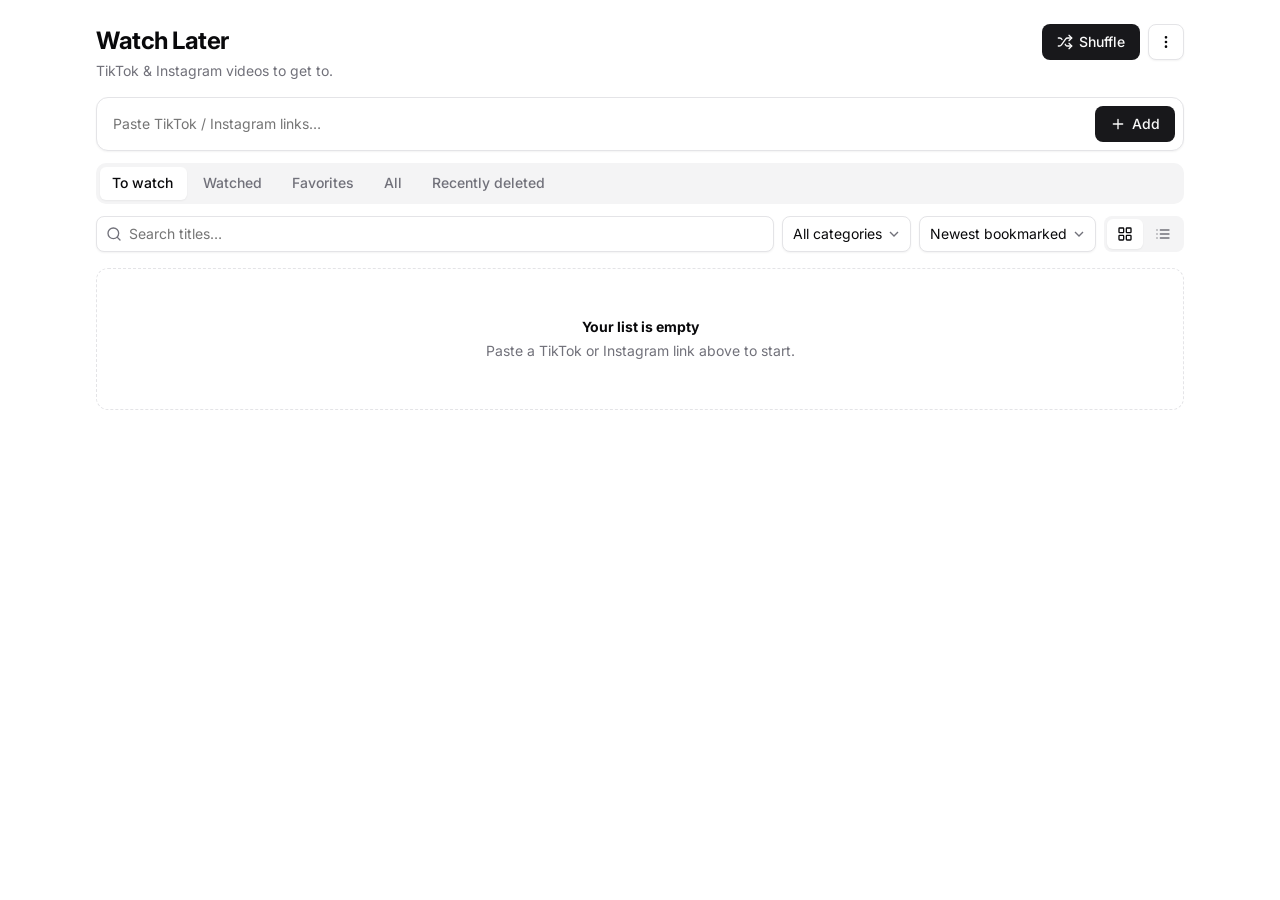
<file: watchlater/index.html>
<!doctype html>
<html lang="en">
<head>
<meta charset="utf-8">
<meta name="viewport" content="width=device-width, initial-scale=1, viewport-fit=cover">
<meta name="theme-color" content="#ffffff" media="(prefers-color-scheme: light)">
<meta name="theme-color" content="#09090b" media="(prefers-color-scheme: dark)">
<title>Watch Later</title>
<link rel="preconnect" href="https://fonts.googleapis.com">
<link rel="preconnect" href="https://fonts.gstatic.com" crossorigin>
<link href="https://fonts.googleapis.com/css2?family=Inter:wght@400;500;600;700&display=swap" rel="stylesheet">
<link rel="stylesheet" href="style.css">
</head>
<body>
<div class="shell">
  <header class="header">
    <div>
      <h1>Watch Later</h1>
      <p class="muted" id="summary">TikTok &amp; Instagram videos to get to.</p>
    </div>
    <div class="header-actions">
      <button class="btn btn-primary" id="shuffleBtn" type="button"><svg class="i"><use href="#i-shuffle"/></svg>Shuffle</button>
      <div class="menu">
        <button class="btn btn-outline btn-icon" id="menuBtn" type="button" aria-label="More" aria-haspopup="true"><svg class="i"><use href="#i-more"/></svg></button>
        <div class="menu-panel" id="menuPanel" hidden>
          <button type="button" data-menu="export"><svg class="i"><use href="#i-download"/></svg>Export backup (.json)</button>
          <button type="button" data-menu="import"><svg class="i"><use href="#i-upload"/></svg>Import backup (.json)</button>
          <button type="button" data-menu="refresh"><svg class="i"><use href="#i-rotate"/></svg>Refresh thumbnails</button>
        </div>
      </div>
      <input type="file" id="importFile" accept="application/json,.json" hidden>
    </div>
  </header>

  <form class="card add" id="addForm" autocomplete="off">
    <textarea id="addInput" rows="1" placeholder="Paste TikTok / Instagram links…" aria-label="Video links"></textarea>
    <button class="btn btn-primary" type="submit"><svg class="i"><use href="#i-plus"/></svg>Add</button>
  </form>

  <div id="favBanner"></div>

  <nav class="tabs" id="tabs" aria-label="Lists">
    <button type="button" data-filter="todo">To watch <span class="count"></span></button>
    <button type="button" data-filter="watched">Watched <span class="count"></span></button>
    <button type="button" data-filter="fav">Favorites <span class="count"></span></button>
    <button type="button" data-filter="all">All <span class="count"></span></button>
    <button type="button" data-filter="bin">Recently deleted <span class="count"></span></button>
  </nav>

  <div class="toolbar">
    <div class="search"><svg class="i"><use href="#i-search"/></svg><input id="q" type="search" placeholder="Search titles…" aria-label="Search"></div>
    <select id="cat" class="select" aria-label="Category"></select>
    <select id="sort" class="select" aria-label="Sort">
      <option value="newest">Newest bookmarked</option>
      <option value="oldest">Oldest bookmarked</option>
      <option value="title">Title A–Z</option>
      <option value="category">By category</option>
      <option value="lastwatched">Recently watched</option>
      <option value="rewatched">Most rewatched</option>
    </select>
    <div class="segmented" role="group" aria-label="View">
      <button type="button" data-view="grid" aria-label="Grid view"><svg class="i"><use href="#i-grid"/></svg></button>
      <button type="button" data-view="list" aria-label="List view"><svg class="i"><use href="#i-list"/></svg></button>
    </div>
  </div>

  <main id="out"></main>
</div>

<dialog id="shuffleDlg" class="dialog">
  <div class="dialog-head">
    <h2>Watch this</h2>
    <button class="btn btn-ghost btn-icon" type="button" data-close aria-label="Close"><svg class="i"><use href="#i-x"/></svg></button>
  </div>
  <div class="segmented wide" role="group" aria-label="Shuffle from">
    <button type="button" data-pool="todo">To watch</button>
    <button type="button" data-pool="fav">Favorites</button>
    <button type="button" data-pool="any">Anything</button>
  </div>
  <div id="pick"></div>
</dialog>

<div class="toast" id="toast" role="status" hidden></div>

<svg width="0" height="0" style="position:absolute" aria-hidden="true">
  <defs>
    <symbol id="i-shuffle" viewBox="0 0 24 24"><path d="M2 18h1.4c1.3 0 2.5-.6 3.3-1.7l6.1-8.6c.7-1.1 2-1.7 3.3-1.7H22"/><path d="m18 2 4 4-4 4"/><path d="M2 6h1.9c1.5 0 2.9.9 3.6 2.2"/><path d="M22 18h-5.9c-1.3 0-2.6-.7-3.3-1.8l-.5-.8"/><path d="m18 14 4 4-4 4"/></symbol>
    <symbol id="i-plus" viewBox="0 0 24 24"><path d="M5 12h14M12 5v14"/></symbol>
    <symbol id="i-more" viewBox="0 0 24 24"><circle cx="12" cy="5" r="1"/><circle cx="12" cy="12" r="1"/><circle cx="12" cy="19" r="1"/></symbol>
    <symbol id="i-download" viewBox="0 0 24 24"><path d="M21 15v4a2 2 0 0 1-2 2H5a2 2 0 0 1-2-2v-4"/><path d="m7 10 5 5 5-5"/><path d="M12 15V3"/></symbol>
    <symbol id="i-upload" viewBox="0 0 24 24"><path d="M21 15v4a2 2 0 0 1-2 2H5a2 2 0 0 1-2-2v-4"/><path d="m17 8-5-5-5 5"/><path d="M12 3v12"/></symbol>
    <symbol id="i-rotate" viewBox="0 0 24 24"><path d="M3 12a9 9 0 1 0 9-9 9.75 9.75 0 0 0-6.74 2.74L3 8"/><path d="M3 3v5h5"/></symbol>
    <symbol id="i-search" viewBox="0 0 24 24"><circle cx="11" cy="11" r="8"/><path d="m21 21-4.3-4.3"/></symbol>
    <symbol id="i-grid" viewBox="0 0 24 24"><rect width="7" height="7" x="3" y="3" rx="1"/><rect width="7" height="7" x="14" y="3" rx="1"/><rect width="7" height="7" x="14" y="14" rx="1"/><rect width="7" height="7" x="3" y="14" rx="1"/></symbol>
    <symbol id="i-list" viewBox="0 0 24 24"><path d="M8 6h13M8 12h13M8 18h13M3 6h.01M3 12h.01M3 18h.01"/></symbol>
    <symbol id="i-star" viewBox="0 0 24 24"><path d="M11.5 2.3a.5.5 0 0 1 1 0l2.3 4.7a2 2 0 0 0 1.6 1.1l5.2.8a.5.5 0 0 1 .3.9l-3.8 3.6a2 2 0 0 0-.6 1.9l.9 5.2a.5.5 0 0 1-.8.6l-4.6-2.5a2 2 0 0 0-2 0l-4.6 2.5a.5.5 0 0 1-.8-.6l.9-5.2a2 2 0 0 0-.6-1.9L1.1 9.8a.5.5 0 0 1 .3-.9l5.2-.8a2 2 0 0 0 1.6-1.1z"/></symbol>
    <symbol id="i-trash" viewBox="0 0 24 24"><path d="M3 6h18M19 6v14c0 1-1 2-2 2H7c-1 0-2-1-2-2V6M8 6V4c0-1 1-2 2-2h4c1 0 2 1 2 2v2"/></symbol>
    <symbol id="i-pencil" viewBox="0 0 24 24"><path d="M21.2 6.8a2.8 2.8 0 0 0-4-4L3.8 16.2a2 2 0 0 0-.5.8l-1.3 4.4a.5.5 0 0 0 .6.6l4.4-1.3a2 2 0 0 0 .8-.5z"/></symbol>
    <symbol id="i-undo" viewBox="0 0 24 24"><path d="M9 14 4 9l5-5"/><path d="M4 9h10.5a5.5 5.5 0 0 1 0 11H11"/></symbol>
    <symbol id="i-x" viewBox="0 0 24 24"><path d="M18 6 6 18M6 6l12 12"/></symbol>
    <symbol id="i-external" viewBox="0 0 24 24"><path d="M15 3h6v6M10 14 21 3M18 13v6a2 2 0 0 1-2 2H5a2 2 0 0 1-2-2V8a2 2 0 0 1 2-2h6"/></symbol>
    <symbol id="i-play" viewBox="0 0 24 24"><path d="m6 3 14 9-14 9z"/></symbol>
  </defs>
</svg>
<script src="app.js"></script>
</body>
</html>
</file>
<file: style.css>
:root {
  color-scheme: light;
  --ink: #111;
  --muted: #6f6f6f;
  --line: #e6e1da;
  --paper: #faf8f4;
  --panel: #fffdf8;
  --accent: #101010;
  --soft: #efebe4;
  font-family:
    Inter, ui-sans-serif, system-ui, -apple-system, BlinkMacSystemFont, "Segoe UI",
    sans-serif;
}

* {
  box-sizing: border-box;
}

body {
  margin: 0;
  background: var(--paper);
  color: var(--ink);
}

button,
input {
  font: inherit;
}

.page-shell {
  width: min(1120px, calc(100vw - 32px));
  margin: 0 auto;
  padding: 42px 0 64px;
}

.page-header {
  border-bottom: 1px solid var(--line);
  padding-bottom: 26px;
}

.eyebrow {
  margin: 0 0 10px;
  color: var(--muted);
  font-size: 0.78rem;
  letter-spacing: 0.08em;
  text-transform: uppercase;
}

.title-row {
  display: flex;
  align-items: end;
  justify-content: space-between;
  gap: 18px;
}

h1 {
  margin: 0;
  font-family: Georgia, "Times New Roman", serif;
  font-size: clamp(3.2rem, 9vw, 7.2rem);
  font-weight: 400;
  line-height: 0.9;
  letter-spacing: 0;
}

.intro {
  max-width: 680px;
  margin: 20px 0 0;
  color: #42403c;
  font-size: 1rem;
  line-height: 1.7;
}

code {
  background: var(--soft);
  border-radius: 4px;
  padding: 2px 5px;
}

.rates {
  display: flex;
  gap: 12px;
  align-items: end;
}

.rate-note {
  display: block;
  margin-top: 6px;
  text-align: right;
  color: var(--muted);
  font-size: 0.72rem;
}

.rate-control {
  display: grid;
  gap: 7px;
  min-width: 140px;
}

.rate-control label {
  color: var(--muted);
  font-size: 0.78rem;
  text-transform: uppercase;
}

.rate-control input {
  width: 100%;
  border: 1px solid var(--ink);
  border-radius: 0;
  background: transparent;
  color: var(--ink);
  padding: 12px 13px;
  text-align: right;
}

.summary-band {
  display: grid;
  grid-template-columns: 1fr 1.4fr 1.4fr 1.4fr auto;
  gap: 1px;
  margin: 26px 0 14px;
  background: var(--line);
  border: 1px solid var(--line);
}

.summary-band > div,
.summary-band button {
  min-height: 92px;
  background: var(--panel);
  border: 0;
  color: var(--ink);
  padding: 17px;
}

.summary-band span,
.summary-band small {
  display: block;
  color: var(--muted);
  font-size: 0.82rem;
}

.summary-band strong {
  display: block;
  margin-top: 8px;
  font-size: 1.28rem;
  font-weight: 500;
}

.summary-band button {
  cursor: pointer;
  min-width: 150px;
  text-transform: uppercase;
  letter-spacing: 0.04em;
}

.toolbar {
  display: flex;
  gap: 8px;
  justify-content: flex-end;
  margin: 0 0 18px;
  align-items: center;
}

.toolbar-divider {
  flex: 1;
}

.filter-button,
.rank-button {
  border: 1px solid var(--line);
  background: transparent;
  color: var(--ink);
  cursor: pointer;
  padding: 9px 12px;
}

.filter-button.active,
.rank-button.active {
  background: var(--accent);
  border-color: var(--accent);
  color: #fff;
}

.list {
  display: grid;
}

.item {
  display: grid;
  grid-template-columns: 132px minmax(0, 1fr) 180px;
  gap: 22px;
  align-items: start;
  border-top: 1px solid var(--line);
  padding: 22px 0;
}

.item:last-child {
  border-bottom: 1px solid var(--line);
}

.media {
  display: block;
  position: relative;
  overflow: hidden;
  aspect-ratio: 4 / 5;
  background: var(--soft);
}

.size-badge {
  position: absolute;
  bottom: 8px;
  left: 8px;
  background: rgba(16, 16, 16, 0.85);
  color: #fff;
  padding: 4px 9px;
  font-size: 0.7rem;
  font-weight: 500;
  letter-spacing: 0.07em;
  text-transform: uppercase;
  pointer-events: none;
}

.media img {
  width: 100%;
  height: 100%;
  display: block;
  object-fit: cover;
}

.item-topline {
  display: flex;
  align-items: center;
  justify-content: space-between;
  gap: 12px;
}

.brand,
.url,
.status {
  margin: 0;
  color: var(--muted);
  font-size: 0.78rem;
  text-transform: uppercase;
}

h2 {
  max-width: 720px;
  margin: 8px 0 8px;
  font-size: clamp(1.1rem, 2.5vw, 1.6rem);
  font-weight: 450;
  line-height: 1.2;
  letter-spacing: 0;
}

h2 a,
.url {
  color: inherit;
  overflow-wrap: anywhere;
  text-decoration: none;
}

.url {
  text-transform: none;
}

.specs {
  display: flex;
  flex-wrap: wrap;
  gap: 8px;
  margin: 15px 0 0;
}

.specs div {
  border: 1px solid var(--line);
  padding: 8px 10px;
}

.specs dt,
.specs dd {
  display: inline;
  margin: 0;
}

.specs dt {
  color: var(--muted);
  margin-right: 5px;
}

.price-block {
  text-align: right;
}

.price-native {
  display: block;
  margin-top: 8px;
  font-size: 1.35rem;
  font-weight: 500;
}

.price-ghs {
  display: block;
  color: var(--muted);
  margin-top: 3px;
}

.empty {
  border-top: 1px solid var(--line);
  color: var(--muted);
  padding: 36px 0;
}

.section-header {
  grid-column: 1 / -1;
  padding: 36px 0 10px;
  font-size: 0.72rem;
  font-weight: 600;
  letter-spacing: 0.12em;
  text-transform: uppercase;
  color: var(--muted);
  border-top: 2px solid var(--ink);
}

.section-header:first-child {
  border-top: none;
  padding-top: 0;
}

/* ── Grid view ────────────────────────────────── */

.list.grid-view {
  grid-template-columns: repeat(3, 1fr);
  gap: 2px;
  border-top: 2px solid var(--line);
}

.list.grid-view .item {
  display: flex;
  flex-direction: column;
  grid-template-columns: unset;
  border-top: none;
  border-bottom: none;
  padding: 0;
  gap: 0;
  background: var(--panel);
}

.list.grid-view .item:last-child {
  border-bottom: none;
}

.list.grid-view .media {
  aspect-ratio: 3 / 4;
  width: 100%;
}

.list.grid-view .item-main {
  padding: 10px 10px 2px;
}

.list.grid-view .item-topline {
  display: none;
}

.list.grid-view h2 {
  font-size: 0.82rem;
  font-weight: 500;
  margin: 0 0 2px;
  max-width: none;
  line-height: 1.3;
  display: -webkit-box;
  -webkit-line-clamp: 2;
  -webkit-box-orient: vertical;
  overflow: hidden;
}

.list.grid-view .url,
.list.grid-view .specs {
  display: none;
}

.list.grid-view .price-block {
  padding: 0 10px 10px;
  text-align: left;
  grid-column: unset;
}

.list.grid-view .status {
  font-size: 0.7rem;
}

.list.grid-view .price-native {
  display: inline;
  font-size: 0.95rem;
  margin-top: 0;
}

.list.grid-view .price-ghs {
  display: inline;
  margin-top: 0;
  margin-left: 4px;
  font-size: 0.75rem;
}

@media (max-width: 780px) {
  .page-shell {
    width: min(100vw - 24px, 640px);
    padding-top: 24px;
  }

  .title-row,
  .item-topline {
    align-items: stretch;
    flex-direction: column;
  }

  .rates {
    flex-wrap: wrap;
  }

  .rate-control {
    min-width: 120px;
    flex: 1;
  }

  .summary-band {
    grid-template-columns: 1fr 1fr;
  }

  .summary-band button {
    grid-column: span 2;
  }

  .summary-band > div:first-child {
    grid-column: span 2;
  }

  .toolbar {
    justify-content: flex-start;
    overflow-x: auto;
    padding-bottom: 4px;
  }

  .item {
    grid-template-columns: 88px minmax(0, 1fr);
    gap: 14px;
  }

  .price-block {
    grid-column: 2;
    text-align: left;
  }

  .list.grid-view {
    grid-template-columns: repeat(2, 1fr);
  }
}

.table-wrap {
  margin-top: 30px;
  overflow-x: auto;
  border: 1px solid var(--line);
}

.compare-table {
  width: 100%;
  border-collapse: collapse;
  min-width: 760px;
}

.compare-table thead th {
  background: var(--soft);
  color: var(--muted);
  font-size: 0.72rem;
  font-weight: 600;
  letter-spacing: 0.08em;
  text-transform: uppercase;
  text-align: left;
  padding: 12px 14px;
  border-bottom: 1px solid var(--line);
}

.compare-table tbody td {
  padding: 12px 14px;
  border-bottom: 1px solid var(--line);
  vertical-align: middle;
  font-size: 0.92rem;
}

.compare-table tbody tr:last-child td {
  border-bottom: none;
}

.compare-table tbody tr:hover {
  background: var(--panel);
}

.cell-num {
  color: var(--muted);
  width: 32px;
}

.cell-item {
  display: flex;
  align-items: center;
  gap: 12px;
  min-width: 280px;
}

.thumb {
  width: 52px;
  height: 65px;
  object-fit: cover;
  background: var(--soft);
  flex-shrink: 0;
}

.cell-price {
  white-space: nowrap;
  font-weight: 500;
}

.cell-link a {
  color: var(--ink);
  text-decoration: underline;
  text-underline-offset: 2px;
}

tr.sold-out .cell-price {
  color: #b5432f;
}

tr.sold-out .thumb {
  opacity: 0.55;
}

/* ── Passport Atlas additions (same tokens, same hairline language) ── */
html { scroll-behavior: smooth; }
.rate-control input, .field input, .field select {
  width: 100%; border: 1px solid var(--ink); border-radius: 0; background: transparent;
  color: var(--ink); padding: 12px 13px;
}
.field { display: grid; gap: 7px; min-width: 0; }
.field label, .field > span { color: var(--muted); font-size: 0.78rem; text-transform: uppercase; }
.field input[type=range] { padding: 0; accent-color: var(--accent); border: 0; }
.field output { color: var(--ink); text-transform: none; font-weight: 500; }
.note-band { margin: 22px 0 0; border: 1px solid var(--line); background: var(--panel); padding: 14px 16px; font-size: .88rem; line-height: 1.6; color: #42403c; }
.note-band b { color: var(--ink); }
.toolbar { flex-wrap: wrap; }
.toolbar .filter-button { white-space: nowrap; }
.toolbar .count { color: var(--muted); font-size: .82rem; margin-right: 4px; }
.filters { border: 1px solid var(--line); background: var(--panel); margin: 0 0 22px; }
.filters > summary { cursor: pointer; padding: 13px 16px; font-size: .78rem; letter-spacing: .08em; text-transform: uppercase; color: var(--muted); list-style: none; display: flex; justify-content: space-between; }
.filters > summary::after { content: "+"; }
.filters[open] > summary::after { content: "–"; }
.filters > summary::-webkit-details-marker { display: none; }
.filter-grid { display: grid; grid-template-columns: repeat(auto-fit, minmax(190px, 1fr)); gap: 16px 20px; padding: 4px 16px 16px; }
.chip-row { display: flex; flex-wrap: wrap; gap: 6px; padding: 0 16px 16px; align-items: center; }
.chip-row .lbl { color: var(--muted); font-size: .72rem; text-transform: uppercase; letter-spacing: .08em; margin-right: 6px; }
.chip-row .filter-button { padding: 6px 10px; font-size: .85rem; }
.filters-foot { display: flex; justify-content: space-between; flex-wrap: wrap; gap: 10px; padding: 12px 16px; border-top: 1px solid var(--line); }
.link-button { border: 0; background: none; color: var(--ink); text-decoration: underline; text-underline-offset: 2px; cursor: pointer; padding: 4px 0; }

.media .flag { display: grid; place-items: center; width: 100%; height: 100%; font-size: 3.2rem; }
.item-actions { display: flex; flex-wrap: wrap; gap: 8px; margin-top: 14px; }
.item-actions button { padding: 8px 12px; }
.teaser { margin: 10px 0 0; color: #42403c; font-size: .9rem; line-height: 1.55; max-width: 60ch; }
.months { display: grid; grid-template-columns: repeat(12, 1fr); gap: 2px; margin-top: 14px; max-width: 360px; }
.months i { font-style: normal; font-size: .62rem; text-align: center; padding: 3px 0; background: var(--soft); color: var(--muted); }
.months i.on { background: var(--accent); color: #fff; }
.price-block .trip { display: block; margin-top: 10px; font-size: .82rem; color: var(--muted); }
.price-block .trip b { color: var(--ink); font-weight: 500; }
.avoid .price-native, tr.avoid .cell-price { color: #b5432f; }
.avoid .media { opacity: .6; }
.hidden-item { opacity: .45; }
.list.grid-view .teaser, .list.grid-view .months, .list.grid-view .item-actions .hide-btn { display: none; }
.list.grid-view .item-actions { margin: 6px 10px 10px; }
.list.grid-view .item-actions button { padding: 5px 9px; font-size: .8rem; }
.list.grid-view { grid-template-columns: repeat(3, minmax(0, 1fr)); }
.list.grid-view .media .flag { font-size: 2.6rem; }
.list.grid-view .size-badge { bottom: auto; top: 8px; }
.list.grid-view .price-block .trip { display: none; }
.list.grid-view .section-header { grid-column: 1 / -1; }
.compare-table .thumb { display: grid; place-items: center; font-size: 1.6rem; }
.compare-table td.cell-item span b { font-weight: 500; }
.compare-table tbody td button.link-button { font: inherit; text-align: left; }

dialog { border: 1px solid var(--ink); border-radius: 0; padding: 0; width: min(760px, calc(100vw - 24px)); max-height: 92vh; background: var(--paper); color: var(--ink); }
dialog::backdrop { background: rgba(17, 17, 17, .5); }
.dlg-head { display: flex; justify-content: space-between; align-items: flex-start; gap: 16px; padding: 22px 22px 14px; border-bottom: 1px solid var(--line); }
.dlg-head h2 { font-family: Georgia, "Times New Roman", serif; font-weight: 400; font-size: clamp(1.8rem, 6vw, 2.8rem); line-height: 1; margin: 6px 0 0; max-width: none; }
.dlg-tabs { display: flex; gap: 6px; padding: 12px 22px; overflow-x: auto; border-bottom: 1px solid var(--line); }
.dlg-body { padding: 20px 22px 26px; overflow-y: auto; max-height: 58vh; }
.dlg-body h4 { margin: 22px 0 8px; font-size: .72rem; letter-spacing: .12em; text-transform: uppercase; color: var(--muted); font-weight: 600; }
.dlg-body h4:first-child { margin-top: 0; }
.dlg-body ul { margin: 0; padding-left: 18px; line-height: 1.65; }
.dlg-body p { line-height: 1.65; margin: 0 0 8px; }
.callout { border: 1px solid var(--line); background: var(--panel); padding: 12px 14px; margin: 0 0 12px; font-size: .92rem; line-height: 1.6; }
.callout.warn { border-color: #b5432f; color: #7d2a1b; }
.cost { width: 100%; border-collapse: collapse; }
.cost td { padding: 10px 4px; border-bottom: 1px solid var(--line); vertical-align: top; }
.cost td:last-child { text-align: right; white-space: nowrap; font-weight: 500; }
.vid-grid { display: grid; grid-template-columns: repeat(auto-fit, minmax(210px, 1fr)); gap: 8px; }
.vid { display: block; border: 1px solid var(--line); padding: 12px; color: var(--ink); text-decoration: none; background: var(--panel); }
.vid:hover { border-color: var(--ink); }
.vid b { display: block; font-weight: 500; }
.vid small { color: var(--muted); }
.sources { margin-top: 36px; padding-top: 18px; border-top: 1px solid var(--line); color: var(--muted); font-size: .8rem; line-height: 1.6; }

@media (max-width: 780px) {
  .list.grid-view { grid-template-columns: repeat(2, minmax(0, 1fr)); }
  .item .media .flag { font-size: 2.2rem; }
  .price-block .trip { display: inline-block; margin-top: 6px; }
  .toolbar { overflow-x: visible; }
  .dlg-body { max-height: 62vh; }
}
@media (max-width: 780px) { .summary-band > div:nth-child(4) { grid-column: span 2; } }

/* ── Click-to-expand, gallery, Black Traveller Index ── */
.expand-btn { font-weight: 500; }
.expand-btn .chev { display: inline-block; transition: transform .2s; margin-left: 6px; }
.expand-btn[aria-expanded="true"] .chev { transform: rotate(180deg); }
.item.open { background: var(--panel); }
.list.grid-view .item.open { grid-column: 1 / -1; }
.list.grid-view .item.open .item-topline, .list.grid-view .item.open .specs, .list.grid-view .item.open .url { display: flex; }
.more { grid-column: 1 / -1; border-top: 1px solid var(--line); padding: 18px 0 6px; min-width: 0; }
.list.grid-view .item.open .more { padding: 18px 12px 12px; }
.gallery { display: grid; grid-template-columns: repeat(auto-fill, minmax(210px, 1fr)); gap: 2px; margin-bottom: 14px; }
.gallery figure { margin: 0; background: var(--soft); position: relative; min-width: 0; }
.gallery a.ph { display: block; aspect-ratio: 4 / 3; overflow: hidden; }
.gallery img { width: 100%; height: 100%; object-fit: cover; display: block; }
.gallery figcaption { font-size: .7rem; color: var(--muted); padding: 6px 8px 8px; line-height: 1.35; overflow-wrap: anywhere; }
.gallery .ph-skel { aspect-ratio: 4 / 3; background: var(--soft); animation: pulse 1.2s ease-in-out infinite; }
@keyframes pulse { 50% { opacity: .55; } }
@media (prefers-reduced-motion: reduce) { .gallery .ph-skel { animation: none; } }
.photo-links { display: flex; flex-wrap: wrap; gap: 6px; margin: 0 0 18px; align-items: center; }
.photo-links .lbl { color: var(--muted); font-size: .72rem; letter-spacing: .08em; text-transform: uppercase; margin-right: 4px; }
.photo-links a, .vid-chip { border: 1px solid var(--line); padding: 6px 10px; font-size: .85rem; color: var(--ink); text-decoration: none; background: transparent; }
.photo-links a:hover, .vid-chip:hover { border-color: var(--ink); }
.photo-note { font-size: .78rem; color: var(--muted); margin: 0 0 12px; line-height: 1.5; }
.guide-tabs { display: flex; gap: 6px; overflow-x: auto; padding-bottom: 12px; border-bottom: 1px solid var(--line); }
.guide-body { padding: 18px 0 8px; }
.guide-body h4 { margin: 22px 0 8px; font-size: .72rem; letter-spacing: .12em; text-transform: uppercase; color: var(--muted); font-weight: 600; }
.guide-body h4:first-child { margin-top: 0; }
.guide-body ul { margin: 0; padding-left: 18px; line-height: 1.65; }
.guide-body p { line-height: 1.65; margin: 0 0 8px; max-width: 70ch; }
.bti { display: grid; grid-template-columns: auto 1fr; gap: 6px 20px; align-items: center; margin: 0 0 16px; }
.bti-score { font-family: Georgia, "Times New Roman", serif; font-size: 3.4rem; line-height: 1; grid-row: span 2; }
.bti-score small { font-family: Inter, system-ui, sans-serif; font-size: .8rem; color: var(--muted); }
.bti-label { font-size: .78rem; text-transform: uppercase; letter-spacing: .08em; color: var(--muted); }
.bti-band { font-size: 1.05rem; font-weight: 500; }
.meters { display: grid; grid-template-columns: repeat(auto-fit, minmax(220px, 1fr)); gap: 10px; margin: 0 0 14px; }
.meter { border: 1px solid var(--line); padding: 10px 12px; background: var(--paper); }
.meter span { display: block; color: var(--muted); font-size: .72rem; text-transform: uppercase; letter-spacing: .08em; margin-bottom: 8px; }
.meter b { font-weight: 500; margin-left: 8px; font-size: .95rem; }
.sq { display: inline-flex; gap: 3px; vertical-align: middle; }
.sq i { width: 18px; height: 7px; background: var(--line); }
.sq.l1 i:nth-child(-n+1), .sq.l2 i:nth-child(-n+2) { background: var(--ink); }
.sq.l3 i:nth-child(-n+3), .sq.l4 i:nth-child(-n+4) { background: #b5432f; }
.bti-chip b { font-weight: 600; }
.spec-bti.low div, .spec-bti.low { border-color: #b5432f; }
.bti-formula { font-size: .78rem; color: var(--muted); line-height: 1.55; }
.vid-groups { display: grid; grid-template-columns: repeat(auto-fit, minmax(220px, 1fr)); gap: 8px; }
.vid { display: grid; gap: 2px; border: 1px solid var(--line); padding: 12px; color: var(--ink); text-decoration: none; background: var(--paper); }
.vid:hover { border-color: var(--ink); }
.vid b { font-weight: 500; }
.vid small { color: var(--muted); }
.vid .yt { color: #b5432f; font-size: .72rem; letter-spacing: .08em; text-transform: uppercase; }
.vid .tt { color: var(--muted); font-size: .72rem; letter-spacing: .08em; text-transform: uppercase; }
.cmp-bti { font-weight: 500; }
@media (max-width: 780px) {
  .gallery { grid-template-columns: repeat(2, minmax(0, 1fr)); }
  .bti-score { font-size: 2.8rem; }
  .more { padding-top: 14px; }
}
.media .hero-img { position: absolute; inset: 0; width: 100%; height: 100%; object-fit: cover; }
.media .flag { position: relative; }
.media:has(.hero-img) .flag { display: none; }
.item .media { position: relative; }
.guide-tabs .filter-button { white-space: nowrap; flex: none; }
</file>
<file: watchlater/style.css>
/* shadcn/ui "zinc" look, in plain CSS */
:root {
  --background: #ffffff;
  --foreground: #09090b;
  --card: #ffffff;
  --muted: #f4f4f5;
  --muted-foreground: #71717a;
  --accent: #f4f4f5;
  --border: #e4e4e7;
  --input: #e4e4e7;
  --primary: #18181b;
  --primary-foreground: #fafafa;
  --ring: #a1a1aa;
  --destructive: #dc2626;
  --star: #f59e0b;
  --success: #16a34a;
  --radius: 0.5rem;
  --shadow: 0 1px 2px rgba(0,0,0,.05);
  color-scheme: light;
}
@media (prefers-color-scheme: dark) {
  :root {
    --background: #09090b;
    --foreground: #fafafa;
    --card: #09090b;
    --muted: #27272a;
    --muted-foreground: #a1a1aa;
    --accent: #27272a;
    --border: #27272a;
    --input: #27272a;
    --primary: #fafafa;
    --primary-foreground: #18181b;
    --ring: #52525b;
    --destructive: #ef4444;
    --success: #22c55e;
    color-scheme: dark;
  }
}

* { box-sizing: border-box; }
[hidden] { display: none !important; }
html, body { margin: 0; }
body {
  background: var(--background);
  color: var(--foreground);
  font: 14px/1.45 Inter, ui-sans-serif, system-ui, -apple-system, "Segoe UI", sans-serif;
  -webkit-font-smoothing: antialiased;
}
a { color: inherit; text-decoration: none; }
button, input, select, textarea { font: inherit; color: inherit; }
.muted { color: var(--muted-foreground); }
.i { width: 16px; height: 16px; fill: none; stroke: currentColor; stroke-width: 2; stroke-linecap: round; stroke-linejoin: round; flex: none; }

.shell { max-width: 1120px; margin: 0 auto; padding: 24px 16px 80px; }

/* header */
.header { display: flex; justify-content: space-between; align-items: flex-start; gap: 16px; margin-bottom: 16px; }
.header h1 { font-size: 24px; font-weight: 700; letter-spacing: -0.02em; margin: 0; }
.header p { margin: 2px 0 0; }
.header-actions { display: flex; gap: 8px; align-items: center; }

/* buttons */
.btn {
  display: inline-flex; align-items: center; justify-content: center; gap: 6px;
  height: 36px; padding: 0 14px; border-radius: var(--radius);
  border: 1px solid transparent; background: transparent; cursor: pointer;
  font-weight: 500; white-space: nowrap; transition: background .15s, color .15s, border-color .15s;
}
.btn:focus-visible, .select:focus-visible, input:focus-visible, textarea:focus-visible, .tabs button:focus-visible, .segmented button:focus-visible, .check input:focus-visible {
  outline: 2px solid var(--ring); outline-offset: 2px;
}
.btn-primary { background: var(--primary); color: var(--primary-foreground); }
.btn-primary:hover { opacity: .9; }
.btn-outline { border-color: var(--input); background: var(--background); box-shadow: var(--shadow); }
.btn-outline:hover, .btn-ghost:hover { background: var(--accent); }
.btn-sm { height: 30px; padding: 0 10px; font-size: 13px; }
.btn-icon { width: 36px; padding: 0; }
.btn-sm.btn-icon { width: 30px; }
.btn-danger { color: var(--destructive); }
.btn.on { color: var(--star); }
.btn.on .i { fill: currentColor; }

/* card / add */
.card { background: var(--card); border: 1px solid var(--border); border-radius: calc(var(--radius) + 4px); box-shadow: var(--shadow); }
.add { display: flex; gap: 8px; padding: 8px; margin-bottom: 12px; align-items: flex-start; }
.add textarea {
  flex: 1; min-width: 0; resize: none; border: 0; background: transparent; padding: 8px; min-height: 36px; max-height: 160px; outline: none;
}

/* favorites banner */
.banner { display: flex; align-items: center; gap: 10px; flex-wrap: wrap; padding: 10px 12px; margin-bottom: 12px; border: 1px solid var(--border); border-radius: calc(var(--radius) + 4px); background: var(--muted); }
.banner .i { color: var(--star); fill: currentColor; }
.banner span { flex: 1; min-width: 160px; }

/* tabs */
.tabs { display: flex; gap: 4px; padding: 4px; background: var(--muted); border-radius: calc(var(--radius) + 2px); overflow-x: auto; scrollbar-width: none; margin-bottom: 12px; }
.tabs::-webkit-scrollbar { display: none; }
.tabs button { border: 0; background: transparent; padding: 6px 12px; border-radius: calc(var(--radius) - 2px); color: var(--muted-foreground); font-weight: 500; cursor: pointer; white-space: nowrap; }
.tabs button.active { background: var(--background); color: var(--foreground); box-shadow: var(--shadow); }
.count { font-size: 12px; color: var(--muted-foreground); margin-left: 2px; }

/* toolbar */
.toolbar { display: flex; gap: 8px; flex-wrap: wrap; margin-bottom: 16px; }
.search { position: relative; flex: 1 1 220px; }
.search .i { position: absolute; left: 10px; top: 10px; color: var(--muted-foreground); }
.search input, .select {
  height: 36px; border: 1px solid var(--input); border-radius: var(--radius); background: var(--background); box-shadow: var(--shadow);
}
.search input { width: 100%; padding: 0 12px 0 32px; outline: none; }
.select { padding: 0 28px 0 10px; appearance: none; cursor: pointer; max-width: 100%;
  background-image: url("data:image/svg+xml,%3Csvg xmlns='http://www.w3.org/2000/svg' width='16' height='16' viewBox='0 0 24 24' fill='none' stroke='%2371717a' stroke-width='2'%3E%3Cpath d='m6 9 6 6 6-6'/%3E%3C/svg%3E");
  background-repeat: no-repeat; background-position: right 8px center; }
.segmented { display: inline-flex; padding: 3px; gap: 2px; background: var(--muted); border-radius: var(--radius); }
.segmented button { border: 0; background: transparent; height: 30px; min-width: 34px; padding: 0 10px; border-radius: calc(var(--radius) - 2px); color: var(--muted-foreground); cursor: pointer; display: inline-flex; align-items: center; justify-content: center; font-weight: 500; }
.segmented button.active { background: var(--background); color: var(--foreground); box-shadow: var(--shadow); }
.segmented.wide { display: flex; margin-bottom: 14px; }
.segmented.wide button { flex: 1; }

/* sections */
.section-head { display: flex; align-items: baseline; gap: 8px; margin: 20px 0 10px; font-weight: 600; }
.section-head:first-child { margin-top: 0; }
.section-head small { color: var(--muted-foreground); font-weight: 400; }

/* items */
.items.grid { display: grid; grid-template-columns: repeat(auto-fill, minmax(190px, 1fr)); gap: 12px; }
.items.list { display: flex; flex-direction: column; gap: 8px; }

.item { position: relative; display: flex; flex-direction: column; overflow: hidden; }
.item.is-watched .thumb img { opacity: .55; }
.item.is-watched .title { color: var(--muted-foreground); }
.thumb { position: relative; display: block; aspect-ratio: 3 / 4; background: var(--muted); overflow: hidden; }
.thumb img { width: 100%; height: 100%; object-fit: cover; display: block; transition: transform .2s; }
.thumb:hover img { transform: scale(1.03); }
.thumb .ph { position: absolute; inset: 0; display: grid; place-items: center; color: var(--muted-foreground); }
.thumb .ph .i { width: 28px; height: 28px; }
.pill { position: absolute; top: 8px; display: inline-flex; align-items: center; gap: 4px; padding: 2px 8px; border-radius: 999px; font-size: 11px; font-weight: 600; background: rgba(9,9,11,.75); color: #fff; backdrop-filter: blur(4px); }
.pill.left { left: 8px; }
.pill.right { right: 8px; }

.body { display: flex; flex-direction: column; gap: 6px; padding: 10px 12px 12px; flex: 1; min-width: 0; }
.top { display: flex; align-items: flex-start; gap: 8px; }
.check { display: inline-flex; padding-top: 1px; cursor: pointer; }
.check input { appearance: none; width: 18px; height: 18px; margin: 0; border: 1px solid var(--primary); border-radius: 4px; display: grid; place-items: center; cursor: pointer; background: var(--background); }
.check input:checked { background: var(--primary); }
.check input:checked::after { content: ""; width: 9px; height: 5px; border: 2px solid var(--primary-foreground); border-top: 0; border-right: 0; transform: rotate(-45deg) translate(1px, -1px); }
.title { font-weight: 600; line-height: 1.3; display: -webkit-box; -webkit-line-clamp: 3; -webkit-box-orient: vertical; overflow: hidden; word-break: break-word; }
.title:hover { text-decoration: underline; text-underline-offset: 3px; }
.meta { font-size: 12px; color: var(--muted-foreground); }
.badge { display: inline-flex; align-items: center; height: 22px; padding: 0 8px; border-radius: 999px; border: 1px solid var(--border); font-size: 12px; font-weight: 500; }
.cat-select { height: 24px; font-size: 12px; padding: 0 22px 0 8px; border-radius: 999px; box-shadow: none; background-position: right 4px center; background-size: 14px; }
.watchinfo { font-size: 12px; color: var(--success); }
.watchinfo details { color: var(--muted-foreground); }
.watchinfo summary { cursor: pointer; width: fit-content; }
.watchinfo ol { margin: 4px 0 0; padding-left: 18px; }
.actions { display: flex; gap: 4px; align-items: center; margin-top: auto; padding-top: 4px; flex-wrap: wrap; }
.actions .spacer { flex: 1; }
.expires { font-size: 12px; color: var(--destructive); }

/* list view */
.items.list .item { flex-direction: row; align-items: stretch; }
.items.list .thumb { width: 84px; flex: none; aspect-ratio: auto; min-height: 112px; }
.items.list .body { padding: 10px 12px; }
.items.list .actions { margin-top: 2px; }
@media (min-width: 720px) {
  .items.list .title { -webkit-line-clamp: 2; }
}

/* empty */
.empty { padding: 48px 16px; text-align: center; color: var(--muted-foreground); border: 1px dashed var(--border); border-radius: calc(var(--radius) + 4px); }
.empty b { color: var(--foreground); display: block; margin-bottom: 4px; }

/* menu */
.menu { position: relative; }
.menu-panel { position: absolute; right: 0; top: 42px; z-index: 20; min-width: 220px; padding: 4px; background: var(--card); border: 1px solid var(--border); border-radius: var(--radius); box-shadow: 0 10px 30px rgba(0,0,0,.12); }
.menu-panel button { display: flex; align-items: center; gap: 8px; width: 100%; border: 0; background: transparent; padding: 8px 10px; border-radius: calc(var(--radius) - 2px); cursor: pointer; text-align: left; }
.menu-panel button:hover { background: var(--accent); }

/* dialog */
.dialog { width: min(420px, calc(100vw - 32px)); border: 1px solid var(--border); border-radius: calc(var(--radius) + 4px); padding: 20px; background: var(--card); color: var(--foreground); box-shadow: 0 20px 50px rgba(0,0,0,.25); }
.dialog::backdrop { background: rgba(0,0,0,.6); }
.dialog-head { display: flex; justify-content: space-between; align-items: center; margin-bottom: 12px; }
.dialog-head h2 { margin: 0; font-size: 18px; font-weight: 600; }
.pick { display: flex; flex-direction: column; gap: 12px; }
.pick .thumb { border-radius: var(--radius); aspect-ratio: 4 / 5; max-height: 46vh; }
.pick .title { -webkit-line-clamp: 4; font-size: 15px; }
.pick-actions { display: flex; gap: 8px; flex-wrap: wrap; }
.pick-actions .btn { flex: 1; }

/* toast */
.toast { position: fixed; left: 50%; bottom: 20px; transform: translateX(-50%); z-index: 50; display: flex; align-items: center; gap: 12px; padding: 10px 14px; max-width: calc(100vw - 32px); background: var(--card); border: 1px solid var(--border); border-radius: var(--radius); box-shadow: 0 10px 30px rgba(0,0,0,.15); }
.toast button { border: 0; background: transparent; font-weight: 600; cursor: pointer; text-decoration: underline; text-underline-offset: 3px; }

@media (max-width: 560px) {
  .shell { padding-top: 16px; }
  .header h1 { font-size: 20px; }
  .items.grid { grid-template-columns: repeat(2, minmax(0, 1fr)); gap: 8px; }
  .body { padding: 8px 10px 10px; }
  .toolbar .select { flex: 1 1 40%; }
}
</file>
